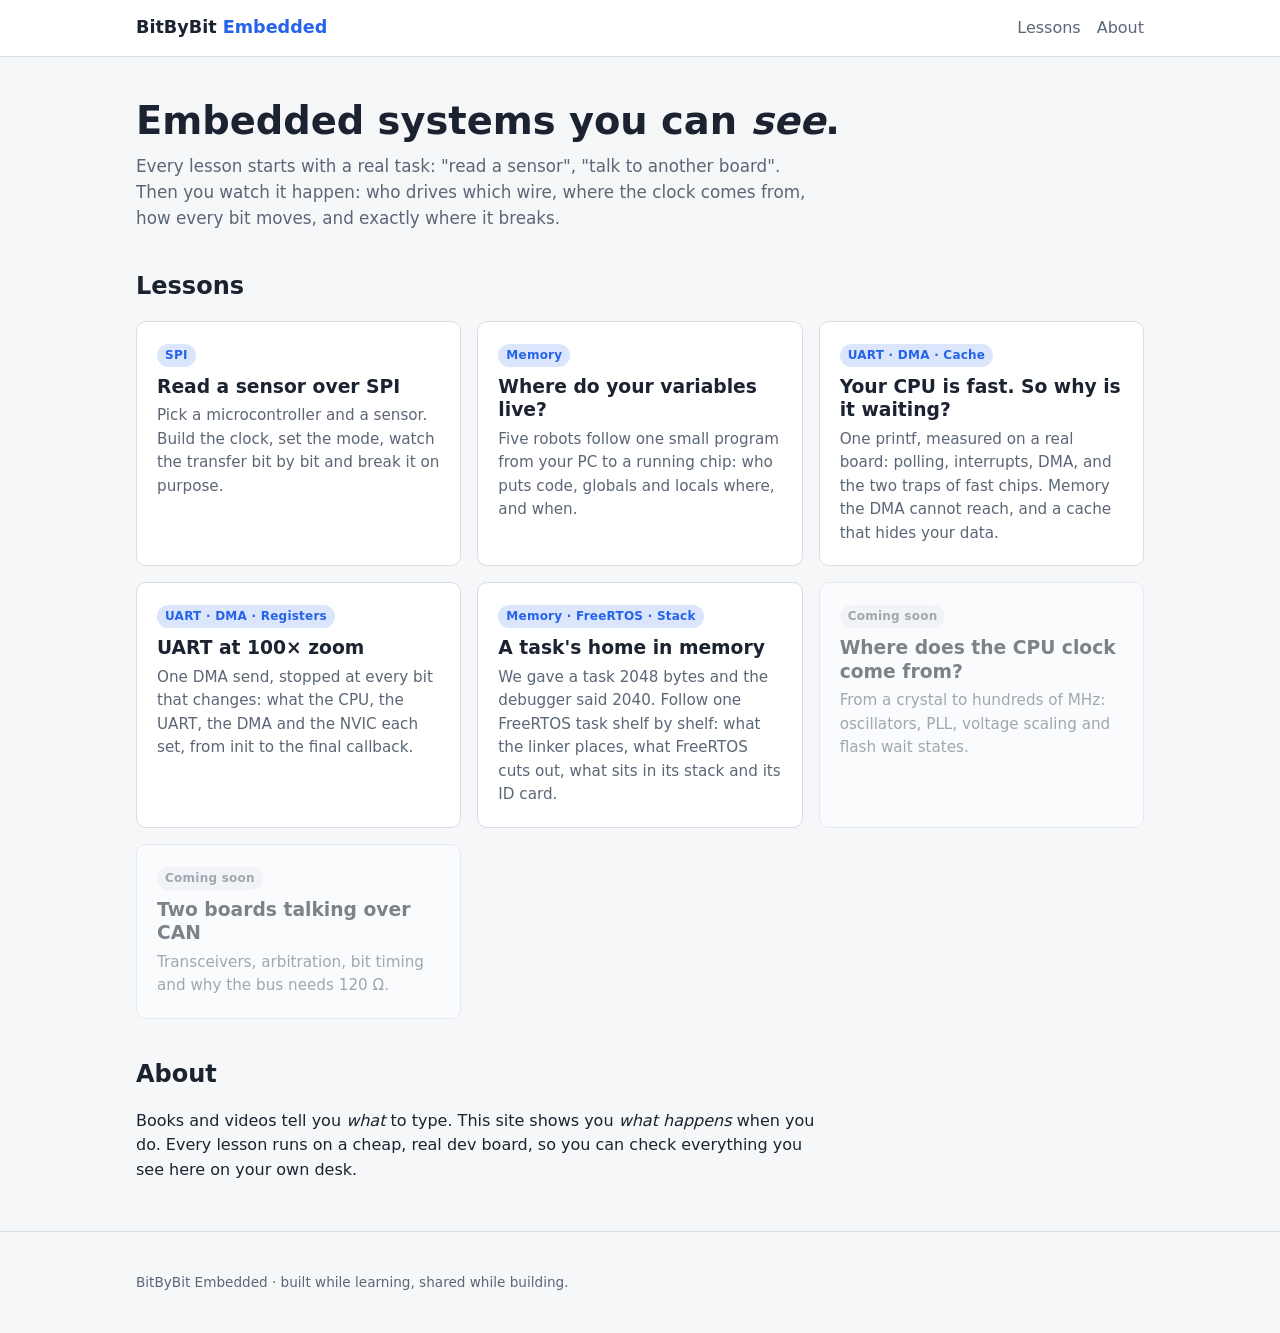
<file: index.html>
<!doctype html>
<html lang="en">
<head>
  <meta charset="utf-8">
  <meta name="viewport" content="width=device-width, initial-scale=1">
  <title>BitByBit Embedded</title>
  <meta name="description" content="Embedded systems you can see: interactive lessons that start from a real task and show every signal, clock and failure.">
  <link rel="stylesheet" href="assets/site.css">
</head>
<body>
  <header class="topbar">
    <div class="wrap">
      <a class="brand" href="index.html">BitByBit<span> Embedded</span></a>
      <nav><a href="#lessons">Lessons</a><a href="#about">About</a></nav>
    </div>
  </header>

  <main class="wrap">
    <section class="hero">
      <h1>Embedded systems you can <em>see</em>.</h1>
      <p>Every lesson starts with a real task: "read a sensor", "talk to another board".
        Then you watch it happen: who drives which wire, where the clock comes from,
        how every bit moves, and exactly where it breaks.</p>
    </section>

    <section id="lessons" style="margin-top:24px">
      <h2>Lessons</h2>
      <div class="grid">
        <a class="card lesson-card" href="lessons/spi-sensor/index.html">
          <span class="tag">SPI</span>
          <h3>Read a sensor over SPI</h3>
          <p>Pick a microcontroller and a sensor. Build the clock, set the mode,
            watch the transfer bit by bit and break it on purpose.</p>
        </a>
        <a class="card lesson-card" href="lessons/memory-robots/index.html">
          <span class="tag">Memory</span>
          <h3>Where do your variables live?</h3>
          <p>Five robots follow one small program from your PC to a running chip:
            who puts code, globals and locals where, and when.</p>
        </a>
        <a class="card lesson-card" href="lessons/cpu-waiting/index.html">
          <span class="tag">UART · DMA · Cache</span>
          <h3>Your CPU is fast. So why is it waiting?</h3>
          <p>One printf, measured on a real board: polling, interrupts, DMA, and the two
            traps of fast chips. Memory the DMA cannot reach, and a cache that hides your data.</p>
        </a>
        <a class="card lesson-card" href="lessons/uart-zoom/index.html">
          <span class="tag">UART · DMA · Registers</span>
          <h3>UART at 100× zoom</h3>
          <p>One DMA send, stopped at every bit that changes: what the CPU, the UART,
            the DMA and the NVIC each set, from init to the final callback.</p>
        </a>
        <a class="card lesson-card" href="lessons/task-home/index.html">
          <span class="tag">Memory · FreeRTOS · Stack</span>
          <h3>A task's home in memory</h3>
          <p>We gave a task 2048 bytes and the debugger said 2040. Follow one FreeRTOS task
            shelf by shelf: what the linker places, what FreeRTOS cuts out, what sits in its stack and its ID card.</p>
        </a>
        <div class="card lesson-card soon">
          <span class="tag grey">Coming soon</span>
          <h3>Where does the CPU clock come from?</h3>
          <p>From a crystal to hundreds of MHz: oscillators, PLL, voltage scaling and flash wait states.</p>
        </div>
        <div class="card lesson-card soon">
          <span class="tag grey">Coming soon</span>
          <h3>Two boards talking over CAN</h3>
          <p>Transceivers, arbitration, bit timing and why the bus needs 120 Ω.</p>
        </div>
      </div>
    </section>

    <section id="about" style="margin-top:40px">
      <h2>About</h2>
      <p style="max-width:680px">Books and videos tell you <em>what</em> to type. This site shows
        you <em>what happens</em> when you do. Every lesson runs on a cheap, real dev board, so
        you can check everything you see here on your own desk.</p>
    </section>
  </main>

  <footer class="footer"><div class="wrap">BitByBit Embedded · built while learning, shared while building.</div></footer>
</body>
</html>
</file>
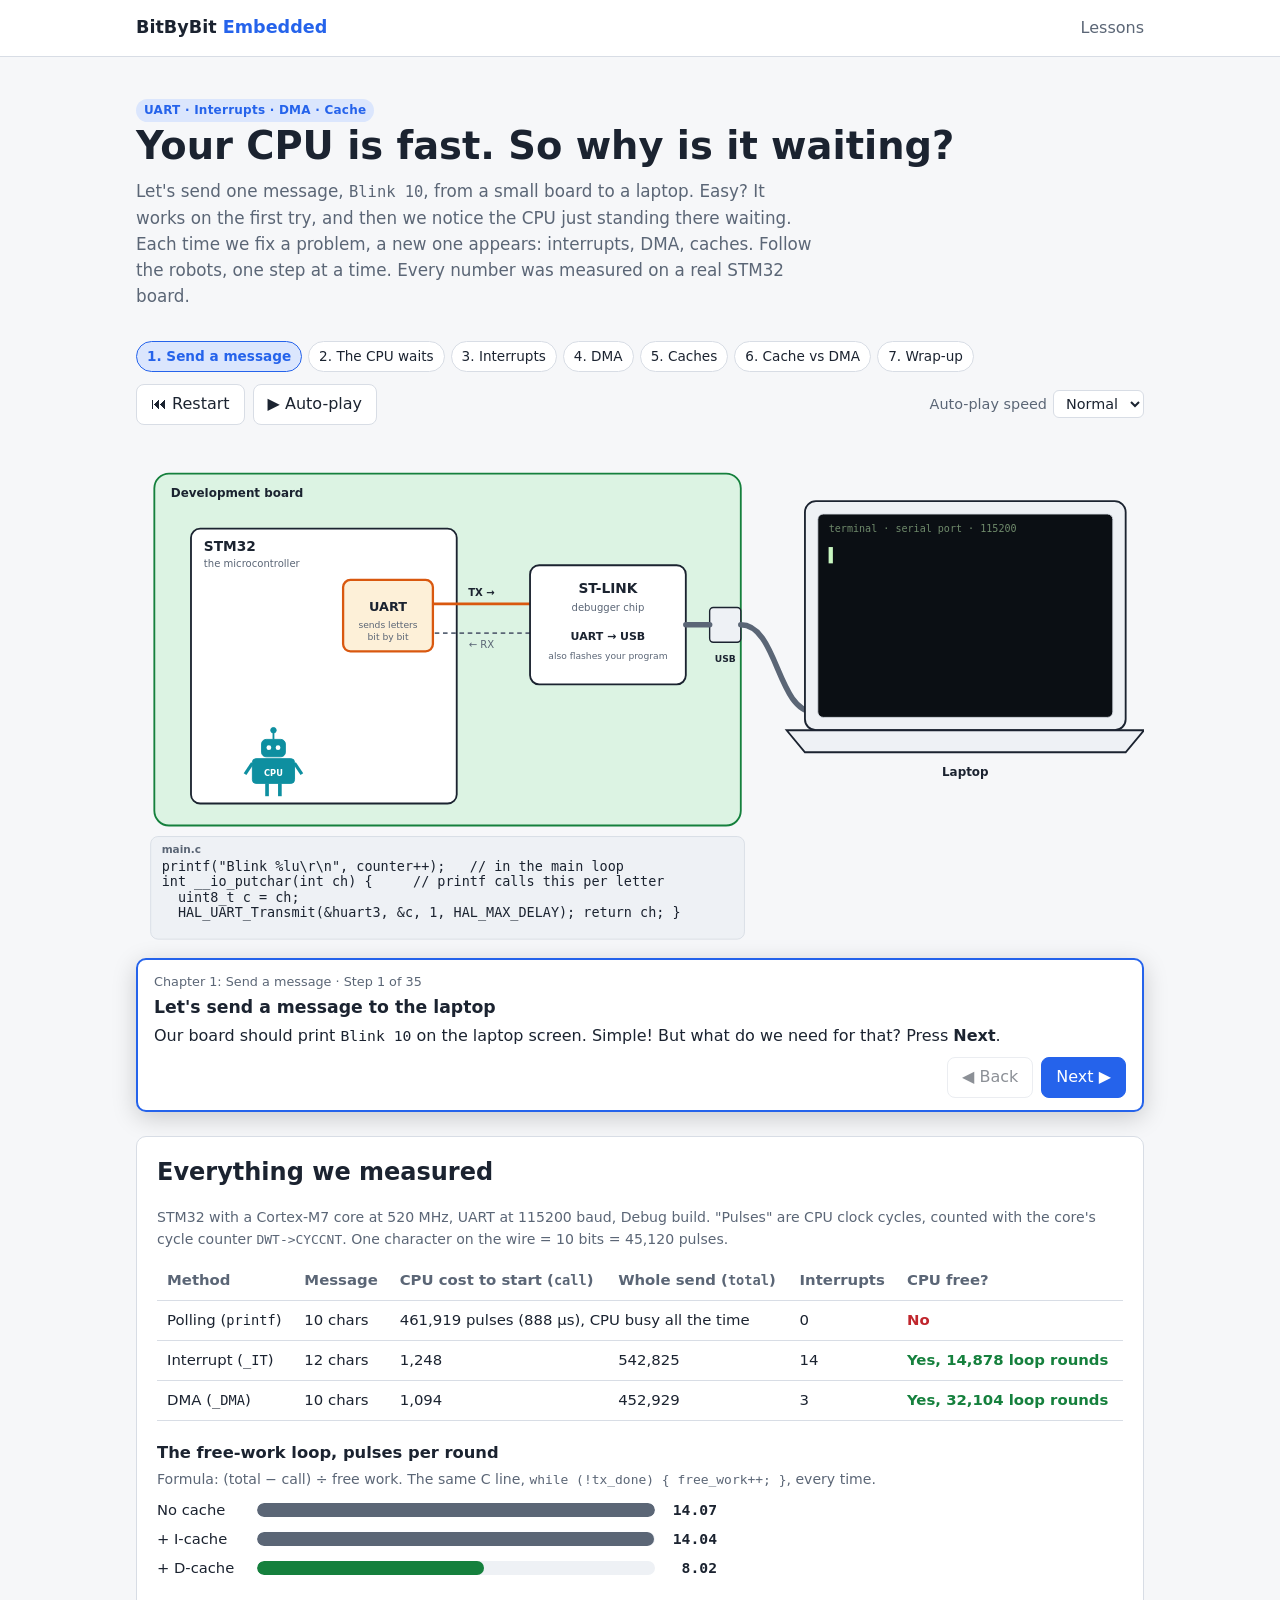
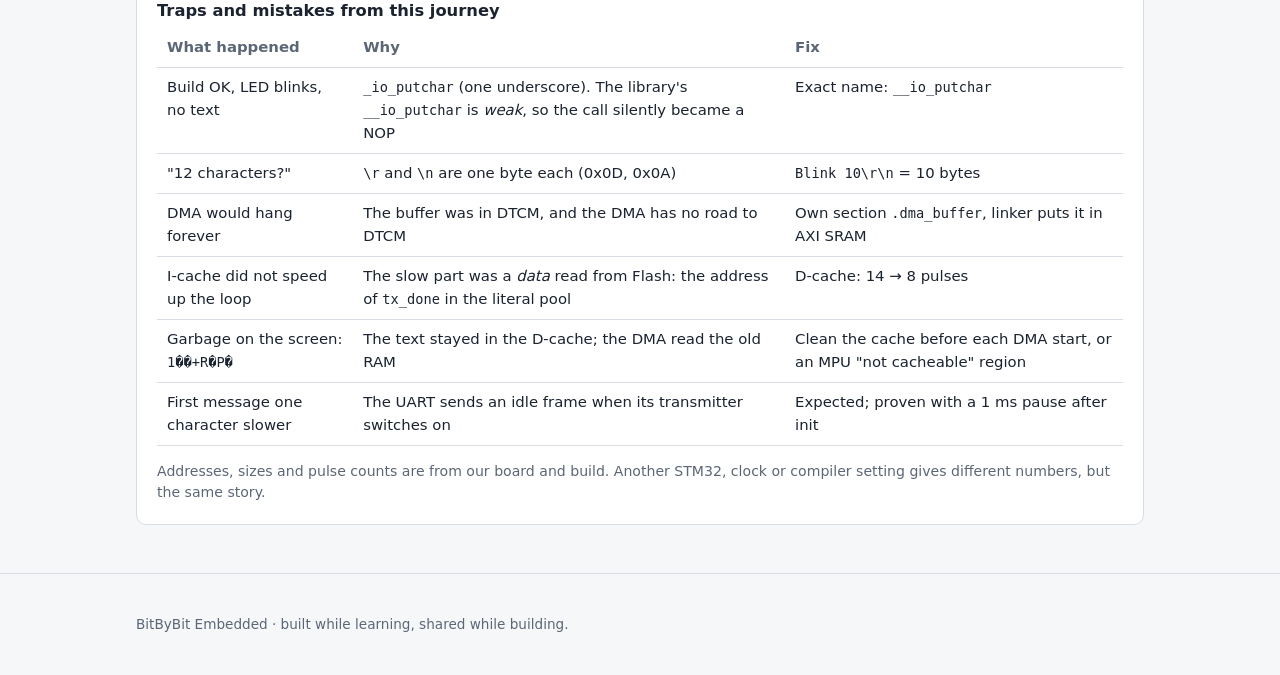
<file: lessons/cpu-waiting/index.html>
<!doctype html>
<html lang="en">
<head>
  <meta charset="utf-8">
  <meta name="viewport" content="width=device-width, initial-scale=1">
  <title>CPU Waiting Room</title>
  <meta name="description" content="Your CPU is fast. So why is it waiting? Follow one printf from polling to interrupts to DMA, then into the two traps of fast chips: memory the DMA cannot reach, and caches that hide your data. Every number was measured on a real STM32.">
  <link rel="stylesheet" href="../../assets/site.css">
  <link rel="stylesheet" href="waiting.css">
</head>
<body>
  <header class="topbar">
    <div class="wrap">
      <a class="brand" href="../../index.html">BitByBit<span> Embedded</span></a>
      <nav><a href="../../index.html#lessons">Lessons</a></nav>
    </div>
  </header>

  <main class="wrap">
    <section class="hero">
      <span class="tag">UART · Interrupts · DMA · Cache</span>
      <h1>Your CPU is fast. So why is it waiting?</h1>
      <p>Let's send one message, <code>Blink 10</code>, from a small board to a laptop. Easy?
        It works on the first try, and then we notice the CPU just standing there waiting. Each time
        we fix a problem, a new one appears: interrupts, DMA, caches. Follow the robots, one step
        at a time. Every number was measured on a real STM32 board.</p>
    </section>

    <nav class="chapters" id="chapters" aria-label="Chapters"></nav>

    <div class="toolbar">
      <button id="btn-restart">⏮ Restart</button>
      <button id="btn-play">▶ Auto-play</button>
      <label class="speed">Auto-play speed
        <select id="speed">
          <option value="slow">Slow</option>
          <option value="normal" selected>Normal</option>
          <option value="fast">Fast</option>
        </select>
      </label>
    </div>

    <div class="figure scroll-x"><div id="scene"></div></div>
    <div id="popup" class="popup" aria-live="polite"></div>

    <section class="card summary">
      <h2>Everything we measured</h2>
      <p class="fineprint" style="margin:0 0 10px">STM32 with a Cortex-M7 core at 520 MHz, UART at 115200 baud, Debug build.
        "Pulses" are CPU clock cycles, counted with the core's cycle counter <code>DWT-&gt;CYCCNT</code>.
        One character on the wire = 10 bits = 45,120 pulses.</p>
      <div class="table-scroll"><table>
        <thead><tr><th>Method</th><th>Message</th><th>CPU cost to start (<code>call</code>)</th><th>Whole send (<code>total</code>)</th><th>Interrupts</th><th>CPU free?</th></tr></thead>
        <tbody>
          <tr><td>Polling (<code>printf</code>)</td><td>10 chars</td><td colspan="2">461,919 pulses (888 µs), CPU busy all the time</td><td>0</td><td class="bad-txt">No</td></tr>
          <tr><td>Interrupt (<code>_IT</code>)</td><td>12 chars</td><td>1,248</td><td>542,825</td><td>14</td><td class="ok-txt">Yes, 14,878 loop rounds</td></tr>
          <tr><td>DMA (<code>_DMA</code>)</td><td>10 chars</td><td>1,094</td><td>452,929</td><td>3</td><td class="ok-txt">Yes, 32,104 loop rounds</td></tr>
        </tbody>
      </table></div>

      <h3>The free-work loop, pulses per round</h3>
      <p class="fineprint" style="margin:0 0 8px">Formula: (total − call) ÷ free work. The same C line, <code>while (!tx_done) { free_work++; }</code>, every time.</p>
      <div class="bars">
        <div class="bar-row"><span>No cache</span><div class="bar"><i style="width:100%"></i></div><b>14.07</b></div>
        <div class="bar-row"><span>+ I-cache</span><div class="bar"><i style="width:99.8%"></i></div><b>14.04</b></div>
        <div class="bar-row"><span>+ D-cache</span><div class="bar"><i class="good" style="width:57%"></i></div><b>8.02</b></div>
      </div>

      <h3>Traps and mistakes from this journey</h3>
      <div class="table-scroll"><table>
        <thead><tr><th>What happened</th><th>Why</th><th>Fix</th></tr></thead>
        <tbody>
          <tr><td>Build OK, LED blinks, no text</td><td><code>_io_putchar</code> (one underscore). The library's <code>__io_putchar</code> is <em>weak</em>, so the call silently became a NOP</td><td>Exact name: <code>__io_putchar</code></td></tr>
          <tr><td>"12 characters?"</td><td><code>\r</code> and <code>\n</code> are one byte each (0x0D, 0x0A)</td><td><code>Blink 10\r\n</code> = 10 bytes</td></tr>
          <tr><td>DMA would hang forever</td><td>The buffer was in DTCM, and the DMA has no road to DTCM</td><td>Own section <code>.dma_buffer</code>, linker puts it in AXI SRAM</td></tr>
          <tr><td>I-cache did not speed up the loop</td><td>The slow part was a <em>data</em> read from Flash: the address of <code>tx_done</code> in the literal pool</td><td>D-cache: 14 → 8 pulses</td></tr>
          <tr><td>Garbage on the screen: <code>1��+R�P�</code></td><td>The text stayed in the D-cache; the DMA read the old RAM</td><td>Clean the cache before each DMA start, or an MPU "not cacheable" region</td></tr>
          <tr><td>First message one character slower</td><td>The UART sends an idle frame when its transmitter switches on</td><td>Expected; proven with a 1 ms pause after init</td></tr>
        </tbody>
      </table></div>
      <p class="fineprint">Addresses, sizes and pulse counts are from our board and build. Another STM32, clock or compiler setting gives different numbers, but the same story.</p>
    </section>
  </main>

  <footer class="footer"><div class="wrap">BitByBit Embedded · built while learning, shared while building.</div></footer>

  <script src="waiting.js"></script>
</body>
</html>
</file>
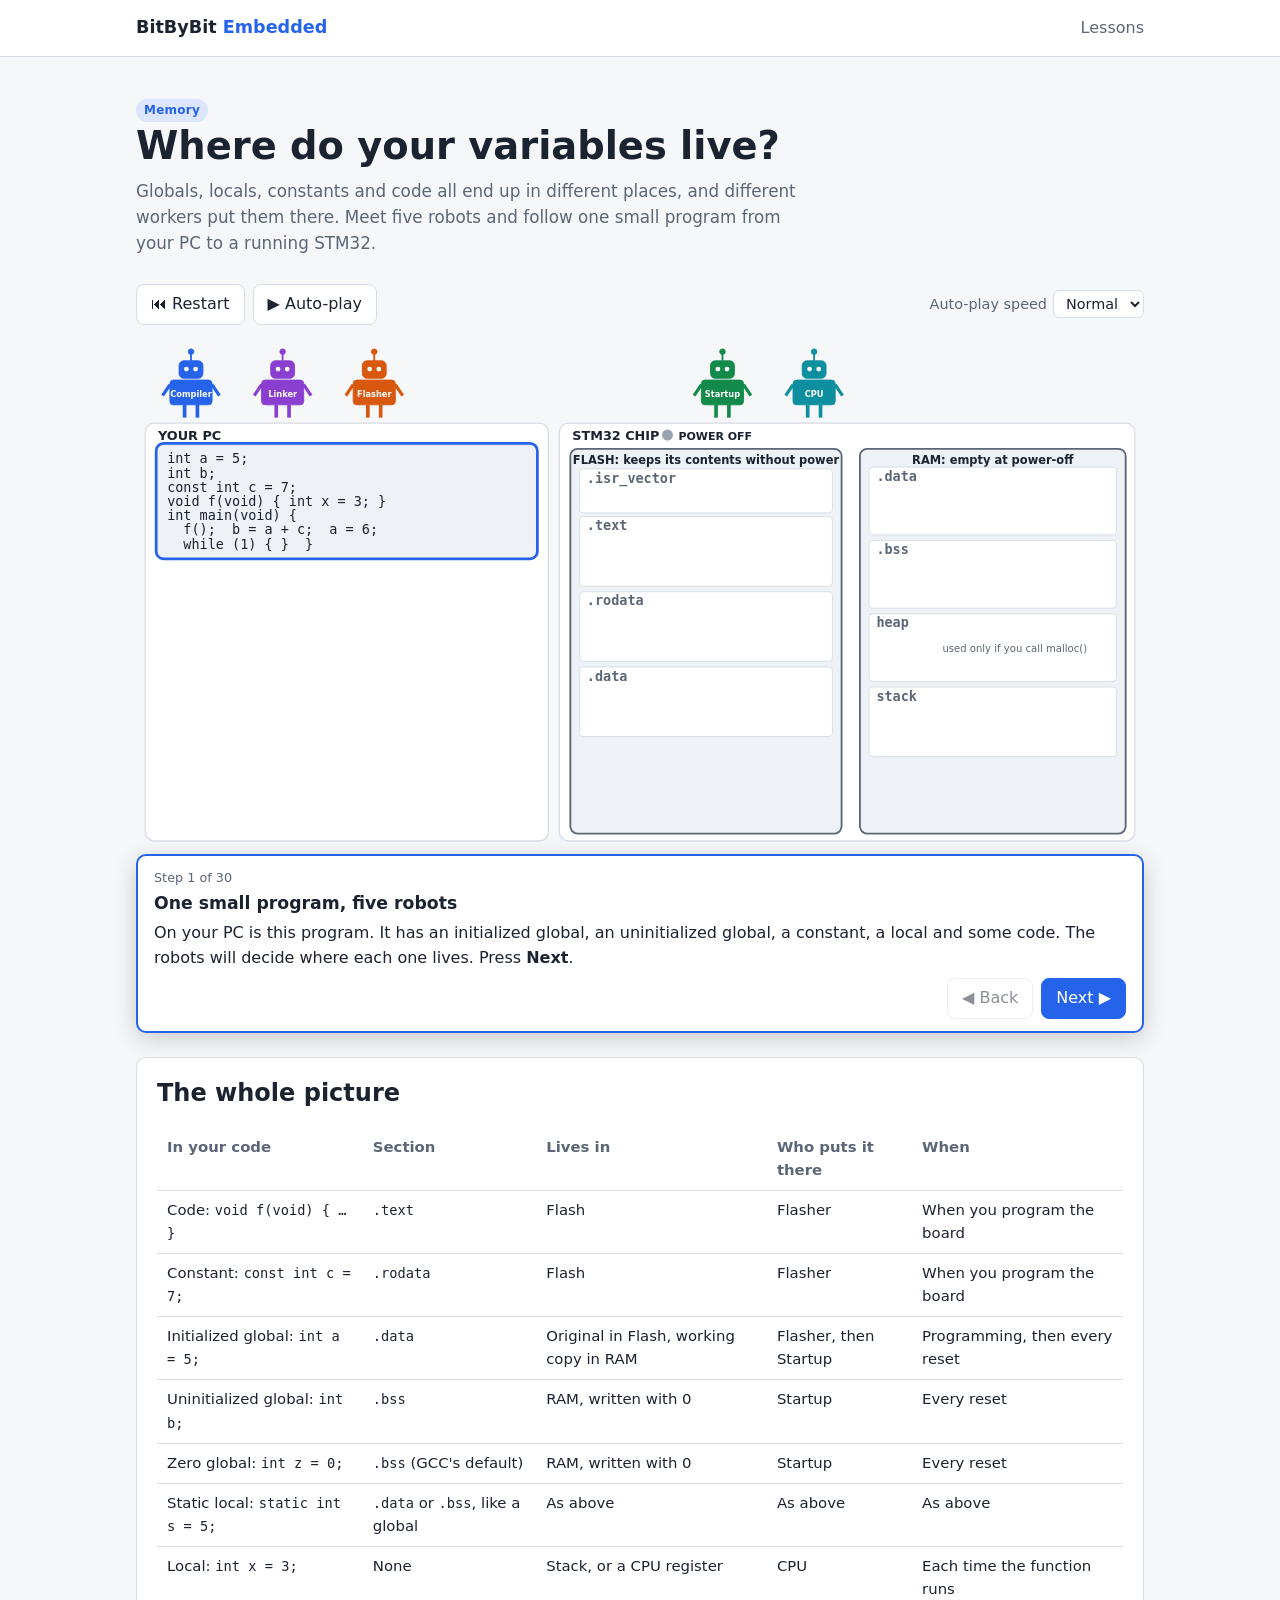
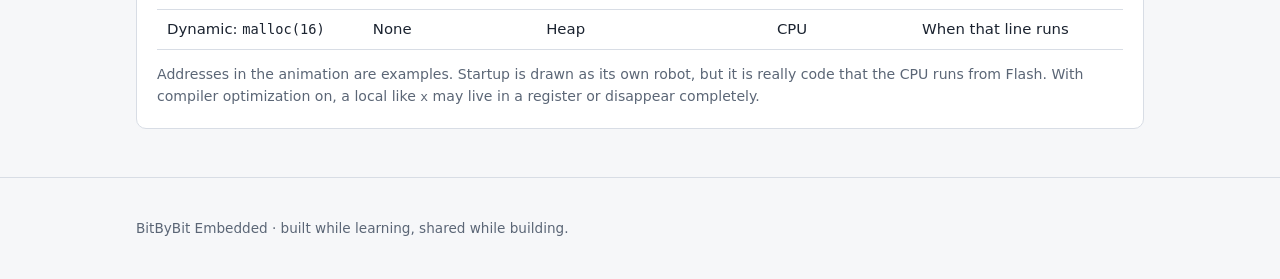
<file: lessons/memory-robots/index.html>
<!doctype html>
<html lang="en">
<head>
  <meta charset="utf-8">
  <meta name="viewport" content="width=device-width, initial-scale=1">
  <title>Memory Robots</title>
  <meta name="description" content="Five robots show who puts your code and variables where: compiler, linker, flasher, startup and CPU, from source file to running program.">
  <link rel="stylesheet" href="../../assets/site.css">
  <link rel="stylesheet" href="memory.css">
</head>
<body>
  <header class="topbar">
    <div class="wrap">
      <a class="brand" href="../../index.html">BitByBit<span> Embedded</span></a>
      <nav><a href="../../index.html#lessons">Lessons</a></nav>
    </div>
  </header>

  <main class="wrap">
    <section class="hero">
      <span class="tag">Memory</span>
      <h1>Where do your variables live?</h1>
      <p>Globals, locals, constants and code all end up in different places, and different
        workers put them there. Meet five robots and follow one small program from your PC
        to a running STM32.</p>
    </section>

    <div class="toolbar">
      <button id="btn-restart">⏮ Restart</button>
      <button id="btn-play">▶ Auto-play</button>
      <label class="speed">Auto-play speed
        <select id="speed">
          <option value="slow">Slow</option>
          <option value="normal" selected>Normal</option>
          <option value="fast">Fast</option>
        </select>
      </label>
    </div>

    <div class="figure scroll-x"><div id="scene"></div></div>
    <div id="popup" class="popup" aria-live="polite"></div>

    <section class="card summary">
      <h2>The whole picture</h2>
      <div class="table-scroll"><table>
        <thead><tr><th>In your code</th><th>Section</th><th>Lives in</th><th>Who puts it there</th><th>When</th></tr></thead>
        <tbody>
          <tr><td>Code: <code>void f(void) { … }</code></td><td><code>.text</code></td><td>Flash</td><td>Flasher</td><td>When you program the board</td></tr>
          <tr><td>Constant: <code>const int c = 7;</code></td><td><code>.rodata</code></td><td>Flash</td><td>Flasher</td><td>When you program the board</td></tr>
          <tr><td>Initialized global: <code>int a = 5;</code></td><td><code>.data</code></td><td>Original in Flash, working copy in RAM</td><td>Flasher, then Startup</td><td>Programming, then every reset</td></tr>
          <tr><td>Uninitialized global: <code>int b;</code></td><td><code>.bss</code></td><td>RAM, written with 0</td><td>Startup</td><td>Every reset</td></tr>
          <tr><td>Zero global: <code>int z = 0;</code></td><td><code>.bss</code> (GCC's default)</td><td>RAM, written with 0</td><td>Startup</td><td>Every reset</td></tr>
          <tr><td>Static local: <code>static int s = 5;</code></td><td><code>.data</code> or <code>.bss</code>, like a global</td><td>As above</td><td>As above</td><td>As above</td></tr>
          <tr><td>Local: <code>int x = 3;</code></td><td>None</td><td>Stack, or a CPU register</td><td>CPU</td><td>Each time the function runs</td></tr>
          <tr><td>Dynamic: <code>malloc(16)</code></td><td>None</td><td>Heap</td><td>CPU</td><td>When that line runs</td></tr>
        </tbody>
      </table></div>
      <p class="fineprint">Addresses in the animation are examples. Startup is drawn as its own robot, but it is really code that the CPU runs from Flash. With compiler optimization on, a local like <code>x</code> may live in a register or disappear completely.</p>
    </section>
  </main>

  <footer class="footer"><div class="wrap">BitByBit Embedded · built while learning, shared while building.</div></footer>

  <script src="memory.js"></script>
</body>
</html>
</file>
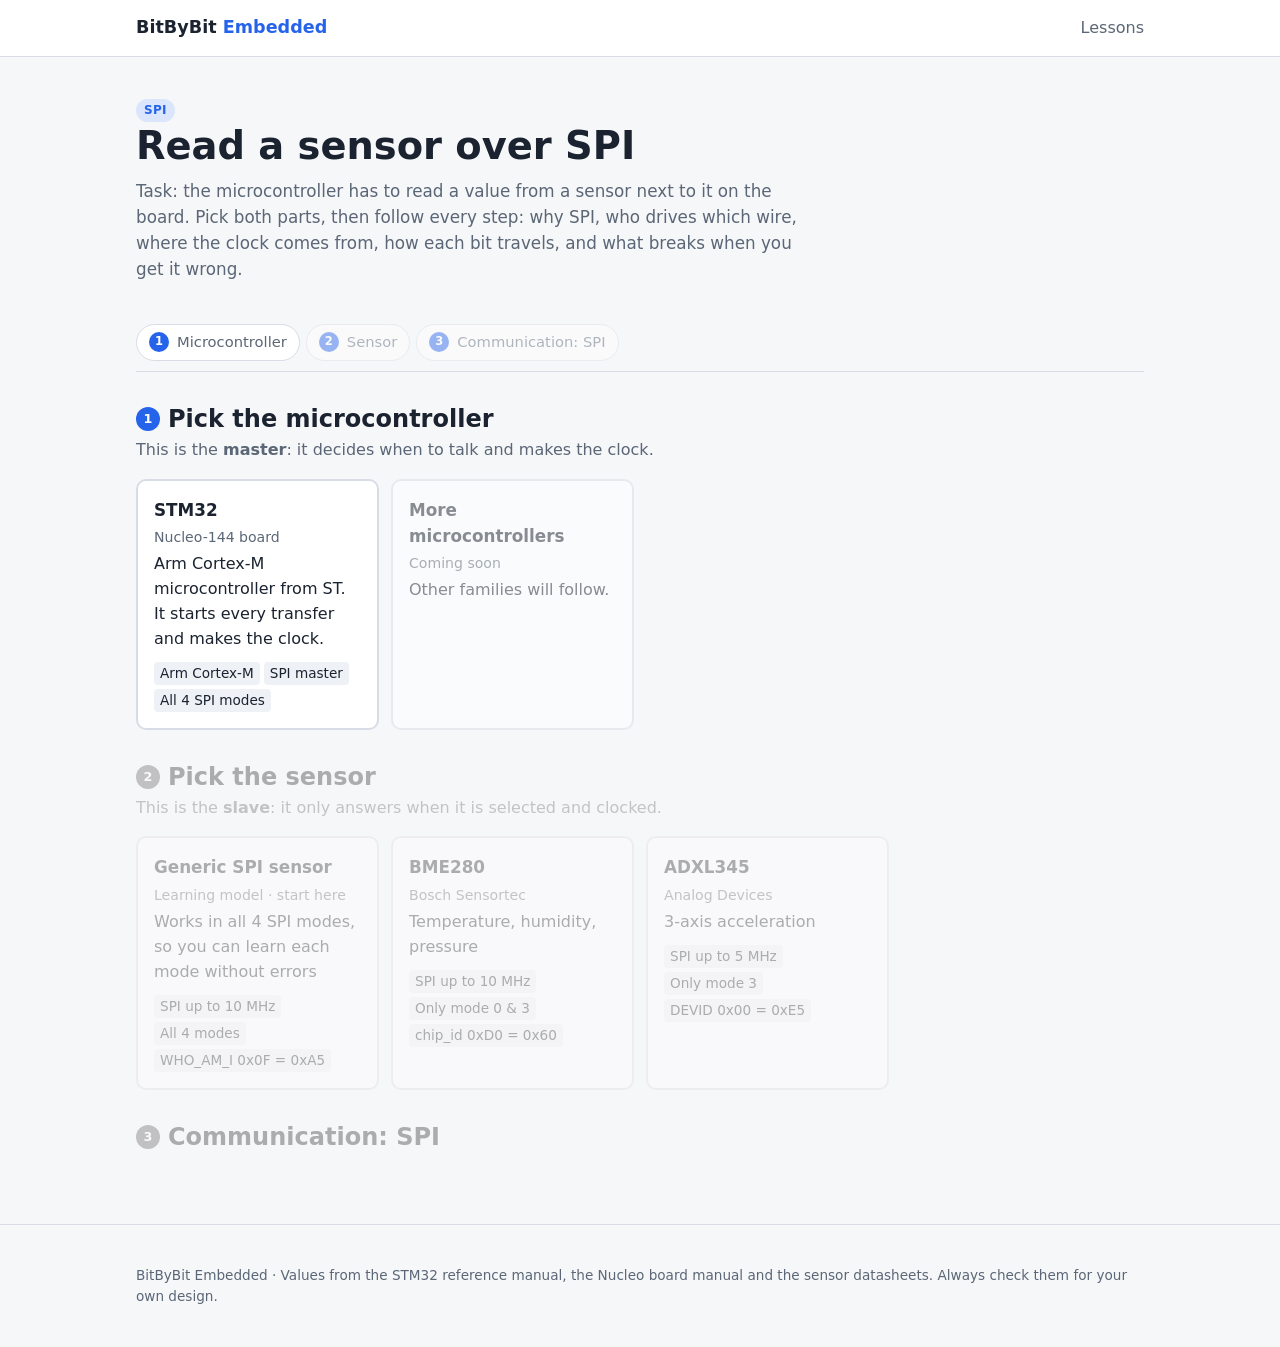
<file: lessons/spi-sensor/index.html>
<!doctype html>
<html lang="en">
<head>
  <meta charset="utf-8">
  <meta name="viewport" content="width=device-width, initial-scale=1">
  <title>SPI Sensor Read</title>
  <meta name="description" content="Interactive lesson: read a sensor over SPI. Build the clock, pick the SPI mode, watch every bit move and break it on purpose.">
  <link rel="stylesheet" href="../../assets/site.css">
  <link rel="stylesheet" href="lesson.css">
</head>
<body>
  <header class="topbar">
    <div class="wrap">
      <a class="brand" href="../../index.html">BitByBit<span> Embedded</span></a>
      <nav><a href="../../index.html#lessons">Lessons</a></nav>
    </div>
  </header>

  <main class="wrap">
    <section class="hero">
      <span class="tag">SPI</span>
      <h1>Read a sensor over SPI</h1>
      <p>Task: the microcontroller has to read a value from a sensor next to it on the board.
        Pick both parts, then follow every step: why SPI, who drives which wire, where the
        clock comes from, how each bit travels, and what breaks when you get it wrong.</p>
    </section>

    <nav class="stepper" aria-label="Lesson steps">
      <a href="#step1" data-step="1"><span class="num">1</span>Microcontroller</a>
      <a href="#step2" data-step="2"><span class="num">2</span>Sensor</a>
      <a href="#step3" data-step="3"><span class="num">3</span>Communication: SPI</a>
    </nav>

    <section id="step1" class="step">
      <h2><span class="num">1</span>Pick the microcontroller</h2>
      <p class="lead">This is the <strong>master</strong>: it decides when to talk and makes the clock.</p>
      <div id="mcu-list" class="choice-grid"></div>
    </section>

    <section id="step2" class="step locked">
      <h2><span class="num">2</span>Pick the sensor</h2>
      <p class="lead">This is the <strong>slave</strong>: it only answers when it is selected and clocked.</p>
      <div id="sensor-list" class="choice-grid"></div>
    </section>

    <section id="step3" class="step locked">
      <h2><span class="num">3</span>Communication: SPI</h2>
      <p class="lead" id="task-line"></p>

      <article class="card part" id="why">
        <h3><span class="sub">3.1</span>Why SPI and not something else?</h3>
        <div id="why-body"></div>
      </article>

      <article class="card part" id="wiring">
        <h3><span class="sub">3.2</span>Who drives which wire?</h3>
        <p>SPI has four wires. Three are driven by the microcontroller, one by the sensor.
          The moving dashes show the direction the signal travels.</p>
        <div id="wiring-svg" class="figure scroll-x"></div>
        <div id="wiring-notes"></div>
      </article>

      <article class="card part" id="clock">
        <h3><span class="sub">3.3</span>Where does the clock (SCK) come from?</h3>
        <p>The microcontroller has to make SCK itself. It starts at an oscillator, goes through
          the PLL, is selected as the SPI <em>kernel clock</em> and divided down by the SPI
          prescaler. Change any setting and watch the frequency follow it to the pin.</p>
        <div id="clock-chain" class="chain"></div>
        <div id="clock-controls" class="controls"></div>
        <div id="sck-meter"></div>
        <div id="clock-notes"></div>
      </article>

      <article class="card part" id="mode">
        <h3><span class="sub">3.4</span>SPI mode: when is a bit read?</h3>
        <p>Two settings decide the timing. <strong>CPOL</strong> (Clock Polarity): is SCK low or high while idle?
          <strong>CPHA</strong> (Clock Phase): is the bit read on the first or the second clock edge?
          Master and sensor must agree, or they read the line while it is still changing.</p>
        <div class="note info"><strong>Who decides?</strong> The STM32 can be set to <strong>any</strong> of the 4 modes
          (the CPOL and CPHA settings of its SPI). The <strong>sensor</strong> decides which modes work: its datasheet lists them.
          You always set the master to match the sensor. The generic sensor accepts all 4. The BME280 accepts only modes 0 and 3, and the ADXL345 only mode 3.</div>
        <div id="mode-list" class="mode-grid"></div>
        <div id="mode-notes"></div>
      </article>

      <article class="card part" id="anatomy">
        <h3><span class="sub">3.5</span>One clock cycle up close</h3>
        <p>Before watching a whole byte, zoom into the first bits. Does the master put the data on
          the wire first, or start the clock first? How long is SCK high, how long low? Where exactly
          is the bit read? The answers depend on the SPI mode, so try all four.</p>
        <div class="toolbar" id="anatomy-modes"></div>
        <div id="anatomy-svg" class="figure scroll-x"></div>
        <div id="anatomy-pop" class="popup inline" aria-live="polite"></div>
      </article>

      <article class="card part" id="transfer">
        <h3><span class="sub">3.6</span>Watch the whole transfer, step by step</h3>
        <p id="transfer-intro"></p>
        <div class="toolbar">
          <button id="btn-restart" title="Back to the start">⏮ Restart</button>
          <button id="btn-play">▶ Auto-play</button>
          <button id="btn-again">New read</button>
          <label class="speed">Auto-play speed
            <select id="speed">
              <option value="slow">Slow</option>
              <option value="normal" selected>Normal</option>
              <option value="fast">Fast</option>
            </select>
          </label>
        </div>
        <div class="figure scroll-x">
          <div class="scene-inner">
            <div id="scene"></div>
            <div id="popup" class="popup" aria-live="polite"></div>
          </div>
        </div>
        <h4 class="scope-title">The same transfer as an oscilloscope would show it</h4>
        <div id="timing-svg" class="figure scroll-x"></div>
        <div id="result"></div>
      </article>

      <article class="card part" id="faults">
        <h3><span class="sub">3.7</span>Break it on purpose</h3>
        <p>Turn on a mistake and replay the transfer above. Most of these give no error
          message at all. The only sign is a wrong number.</p>
        <div id="fault-list" class="fault-list"></div>
      </article>

      <article class="card part" id="code">
        <h3><span class="sub">3.8</span>The code for exactly these settings</h3>
        <p>STM32 HAL code that matches every choice you made above. Red lines are the mistakes you switched on.</p>
        <pre class="code"><code id="code-body"></code></pre>
      </article>
    </section>
  </main>

  <footer class="footer"><div class="wrap">BitByBit Embedded · Values from the STM32 reference manual, the Nucleo board manual and the sensor datasheets. Always check them for your own design.</div></footer>

  <script src="spi.js"></script>
</body>
</html>
</file>
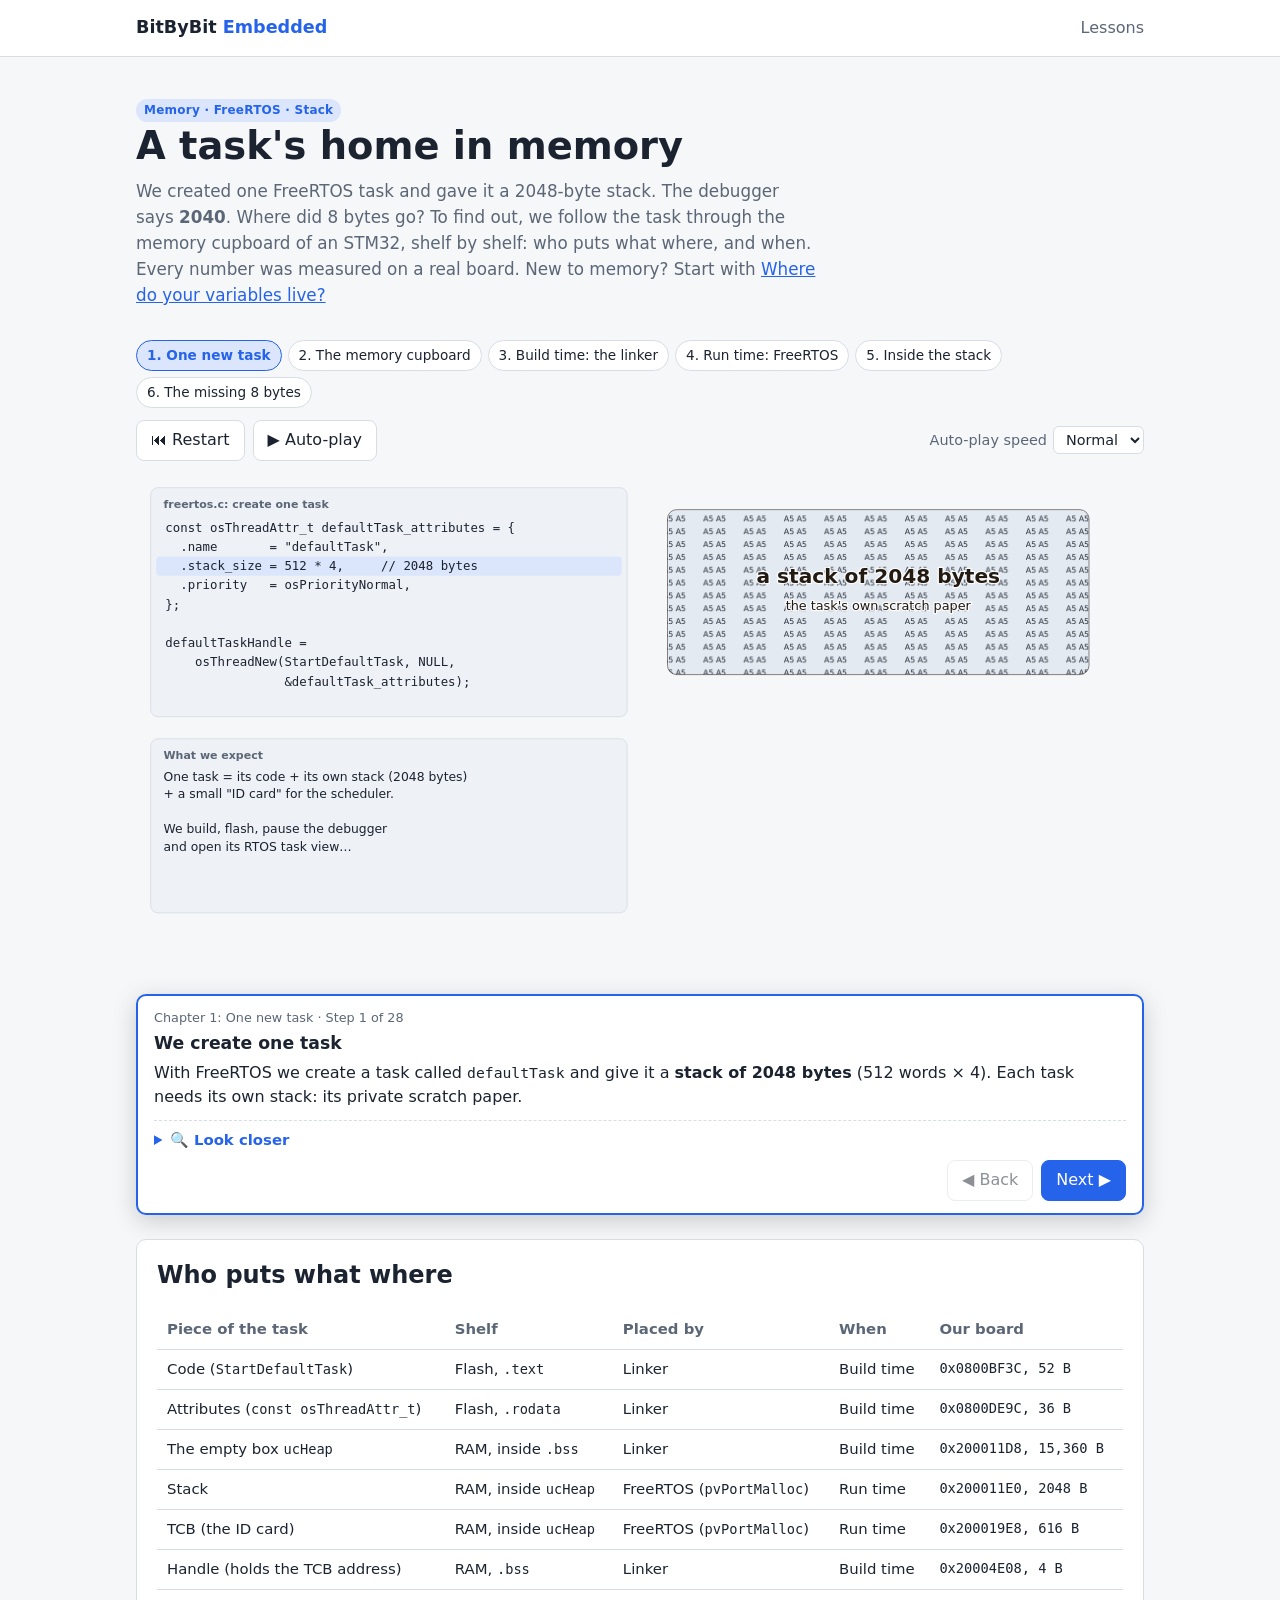
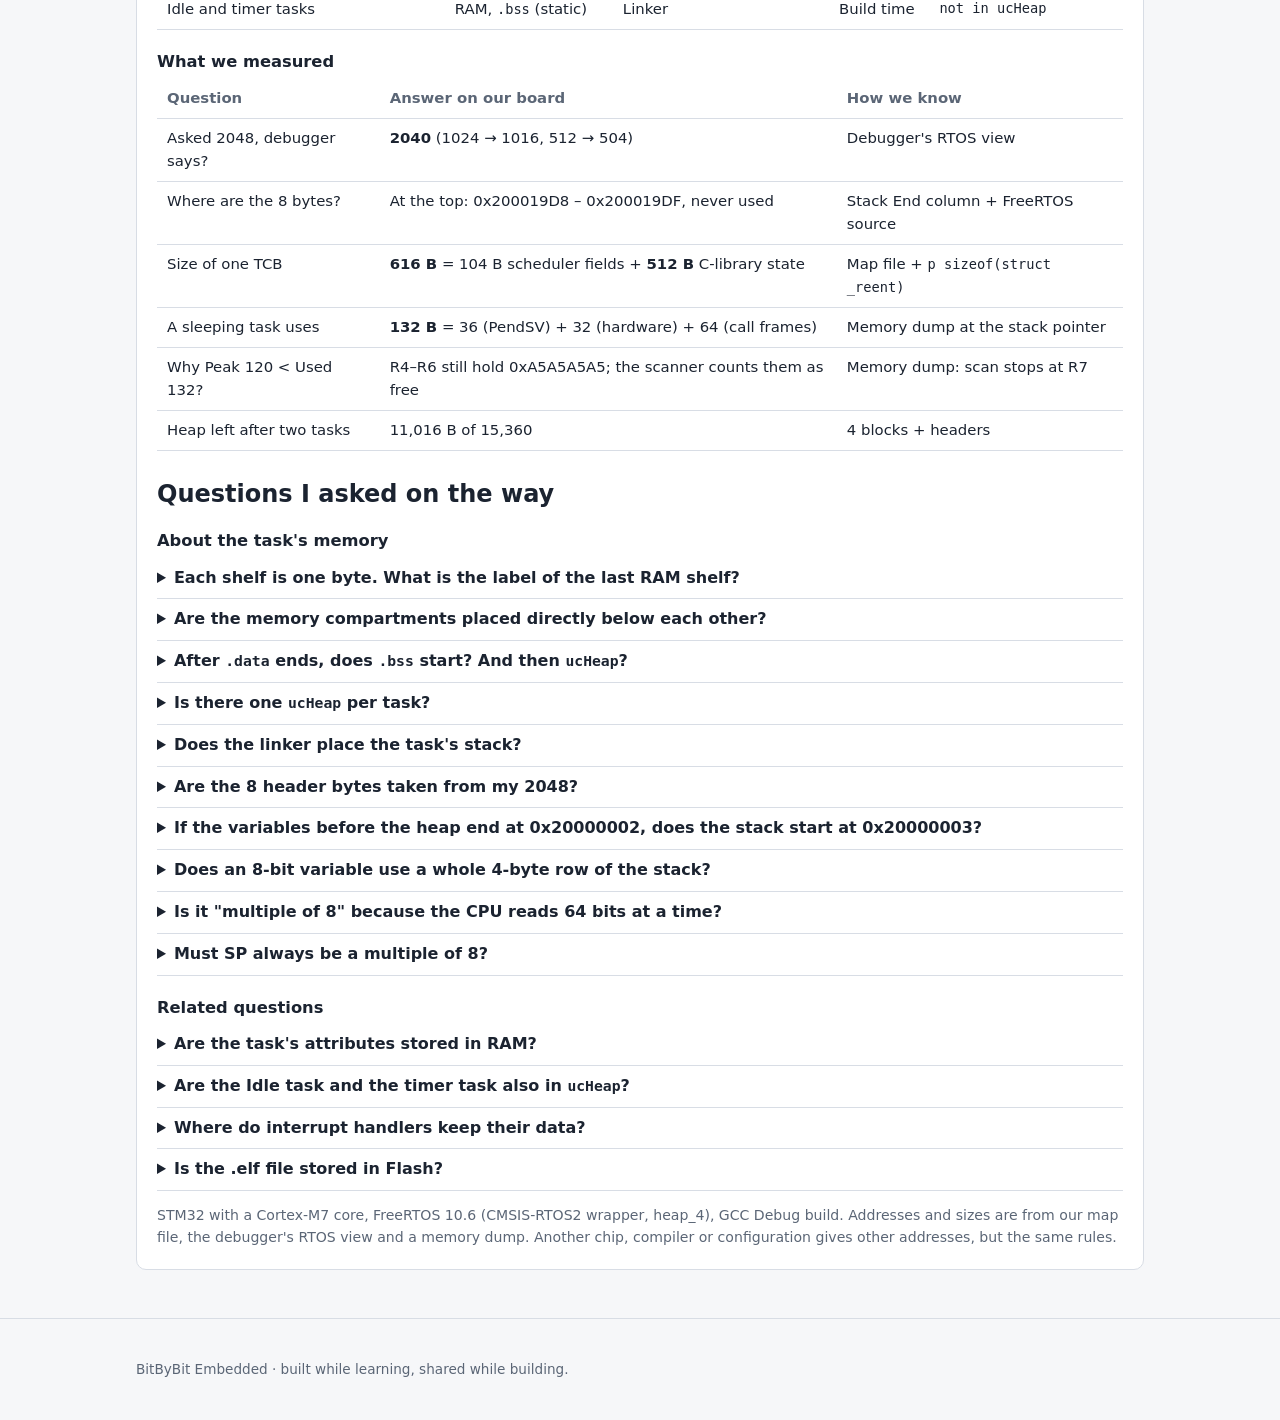
<file: lessons/task-home/index.html>
<!doctype html>
<html lang="en">
<head>
  <meta charset="utf-8">
  <meta name="viewport" content="width=device-width, initial-scale=1">
  <title>A Task's Home</title>
  <meta name="description" content="We gave a FreeRTOS task 2048 bytes and the debugger said 2040. Follow one task through the memory cupboard of an STM32: what the linker places, what FreeRTOS cuts out at run time, what is inside the stack and the TCB, and where the 8 bytes go. Every number was measured on a real board.">
  <link rel="stylesheet" href="../../assets/site.css">
  <link rel="stylesheet" href="task.css">
</head>
<body>
  <header class="topbar">
    <div class="wrap">
      <a class="brand" href="../../index.html">BitByBit<span> Embedded</span></a>
      <nav><a href="../../index.html#lessons">Lessons</a></nav>
    </div>
  </header>

  <main class="wrap">
    <section class="hero">
      <span class="tag">Memory · FreeRTOS · Stack</span>
      <h1>A task's home in memory</h1>
      <p>We created one FreeRTOS task and gave it a 2048-byte stack. The debugger says <b>2040</b>.
        Where did 8 bytes go? To find out, we follow the task through the memory cupboard of an STM32,
        shelf by shelf: who puts what where, and when. Every number was measured on a real board.
        New to memory? Start with <a href="../memory-robots/index.html">Where do your variables live?</a></p>
    </section>

    <nav class="chapters" id="chapters" aria-label="Chapters"></nav>

    <div class="toolbar">
      <button id="btn-restart">⏮ Restart</button>
      <button id="btn-play">▶ Auto-play</button>
      <label class="speed">Auto-play speed
        <select id="speed">
          <option value="slow">Slow</option>
          <option value="normal" selected>Normal</option>
          <option value="fast">Fast</option>
        </select>
      </label>
    </div>

    <div class="figure scroll-x"><div id="scene"></div></div>
    <div id="popup" class="popup" aria-live="polite"></div>

    <section class="card summary">
      <h2>Who puts what where</h2>
      <div class="table-scroll"><table>
        <thead><tr><th>Piece of the task</th><th>Shelf</th><th>Placed by</th><th>When</th><th>Our board</th></tr></thead>
        <tbody>
          <tr><td>Code (<code>StartDefaultTask</code>)</td><td>Flash, <code>.text</code></td><td>Linker</td><td>Build time</td><td class="mono">0x0800BF3C, 52 B</td></tr>
          <tr><td>Attributes (<code>const osThreadAttr_t</code>)</td><td>Flash, <code>.rodata</code></td><td>Linker</td><td>Build time</td><td class="mono">0x0800DE9C, 36 B</td></tr>
          <tr><td>The empty box <code>ucHeap</code></td><td>RAM, inside <code>.bss</code></td><td>Linker</td><td>Build time</td><td class="mono">0x200011D8, 15,360 B</td></tr>
          <tr><td>Stack</td><td>RAM, inside <code>ucHeap</code></td><td>FreeRTOS (<code>pvPortMalloc</code>)</td><td>Run time</td><td class="mono">0x200011E0, 2048 B</td></tr>
          <tr><td>TCB (the ID card)</td><td>RAM, inside <code>ucHeap</code></td><td>FreeRTOS (<code>pvPortMalloc</code>)</td><td>Run time</td><td class="mono">0x200019E8, 616 B</td></tr>
          <tr><td>Handle (holds the TCB address)</td><td>RAM, <code>.bss</code></td><td>Linker</td><td>Build time</td><td class="mono">0x20004E08, 4 B</td></tr>
          <tr><td>Idle and timer tasks</td><td>RAM, <code>.bss</code> (static)</td><td>Linker</td><td>Build time</td><td class="mono">not in ucHeap</td></tr>
        </tbody>
      </table></div>

      <h3>What we measured</h3>
      <div class="table-scroll"><table>
        <thead><tr><th>Question</th><th>Answer on our board</th><th>How we know</th></tr></thead>
        <tbody>
          <tr><td>Asked 2048, debugger says?</td><td><b>2040</b> (1024 → 1016, 512 → 504)</td><td>Debugger's RTOS view</td></tr>
          <tr><td>Where are the 8 bytes?</td><td>At the top: 0x200019D8 – 0x200019DF, never used</td><td>Stack End column + FreeRTOS source</td></tr>
          <tr><td>Size of one TCB</td><td><b>616 B</b> = 104 B scheduler fields + <b>512 B</b> C-library state</td><td>Map file + <code>p sizeof(struct _reent)</code></td></tr>
          <tr><td>A sleeping task uses</td><td><b>132 B</b> = 36 (PendSV) + 32 (hardware) + 64 (call frames)</td><td>Memory dump at the stack pointer</td></tr>
          <tr><td>Why Peak 120 &lt; Used 132?</td><td>R4–R6 still hold 0xA5A5A5A5; the scanner counts them as free</td><td>Memory dump: scan stops at R7</td></tr>
          <tr><td>Heap left after two tasks</td><td>11,016 B of 15,360</td><td>4 blocks + headers</td></tr>
        </tbody>
      </table></div>

      <h2 style="margin-top:28px">Questions I asked on the way</h2>
      <h3>About the task's memory</h3>
      <div class="faq">
        <details><summary>Each shelf is one byte. What is the label of the last RAM shelf?</summary>
          <p>Last = first + number of shelves − 1. 128 KB = 131,072 = 0x20000 shelves, so 0x20000000 + 0x20000 − 1 = <b>0x2001FFFF</b>. The address 0x20020000 is one <i>past</i> the end; the main stack starts there.</p></details>
        <details><summary>Are the memory compartments placed directly below each other?</summary>
          <p>No. Between them is wall: addresses with no memory behind them. Touching one gives a HardFault. The order in the linker script's <code>MEMORY</code> block doesn't matter; the addresses decide.</p></details>
        <details><summary>After <code>.data</code> ends, does <code>.bss</code> start? And then <code>ucHeap</code>?</summary>
          <p><code>.bss</code> starts right after <code>.data</code> (0x20000070). But <code>ucHeap</code> does not come after <code>.bss</code>: it is <b>one variable inside it</b>, with other variables before and after it.</p></details>
        <details><summary>Is there one <code>ucHeap</code> per task?</summary>
          <p>One for the whole program. Every task and queue that FreeRTOS creates dynamically is cut out of the same array.</p></details>
        <details><summary>Does the linker place the task's stack?</summary>
          <p>No. The linker doesn't know tasks exist. It places the empty box. <code>osThreadNew</code> → <code>pvPortMalloc</code> cuts the stack out of it while the program runs. That's why the map file shows <code>ucHeap</code> but never "defaultTask stack".</p></details>
        <details><summary>Are the 8 header bytes taken from my 2048?</summary>
          <p>No, they are extra. <code>pvPortMalloc(2048)</code> takes 2,056 bytes from the heap. The stack gets all 2048.</p></details>
        <details><summary>If the variables before the heap end at 0x20000002, does the stack start at 0x20000003?</summary>
          <p>No. heap_4 first rounds its start up to a multiple of 8 (0x20000008), then puts the 8-byte header there. The stack would start at 0x20000010.</p></details>
        <details><summary>Does an 8-bit variable use a whole 4-byte row of the stack?</summary>
          <p>Memory is byte-addressed; rows are only a drawing. Saved registers always take whole words. Small locals often stay in registers, and on the stack the compiler may pack four bytes into one word, or add padding.</p></details>
        <details><summary>Is it "multiple of 8" because the CPU reads 64 bits at a time?</summary>
          <p>No. The reason is the ARM calling standard (AAPCS): 8-byte values like <code>double</code> and <code>uint64_t</code> must sit on 8-byte boundaries. A wrong alignment breaks things like <code>printf("%f")</code>. The bus width only changes speed.</p></details>
        <details><summary>Must SP always be a multiple of 8?</summary>
          <p>At every function call and on every interrupt entry, yes (the CPU re-aligns on interrupts by itself). Inside a function it may briefly be only a multiple of 4.</p></details>
      </div>
      <h3>Related questions</h3>
      <div class="faq">
        <details><summary>Are the task's attributes stored in RAM?</summary>
          <p>They are <code>const</code>, so they stay in Flash (<code>.rodata</code>). <code>osThreadNew</code> reads them once and copies what it needs into the TCB.</p></details>
        <details><summary>Are the Idle task and the timer task also in <code>ucHeap</code>?</summary>
          <p>Not in our setup. With static allocation enabled, their TCBs and stacks are fixed arrays in <code>.bss</code>, and so is the timer queue.</p></details>
        <details><summary>Where do interrupt handlers keep their data?</summary>
          <p>On the main stack (MSP) at the top of RAM. Tasks use the other stack pointer (PSP) and their own stacks. When an interrupt hits a task, the hardware still pushes its 8-word frame onto the <i>task's</i> stack first.</p></details>
        <details><summary>Is the .elf file stored in Flash?</summary>
          <p>No. Flash holds the program's contents: vector table, code, constants, starting values. The .elf with its debug information stays on the laptop.</p></details>
      </div>
      <p class="fineprint">STM32 with a Cortex-M7 core, FreeRTOS 10.6 (CMSIS-RTOS2 wrapper, heap_4), GCC Debug build. Addresses and sizes are from our map file, the debugger's RTOS view and a memory dump.
        Another chip, compiler or configuration gives other addresses, but the same rules.</p>
    </section>
  </main>

  <footer class="footer"><div class="wrap">BitByBit Embedded · built while learning, shared while building.</div></footer>

  <script src="task.js"></script>
</body>
</html>
</file>
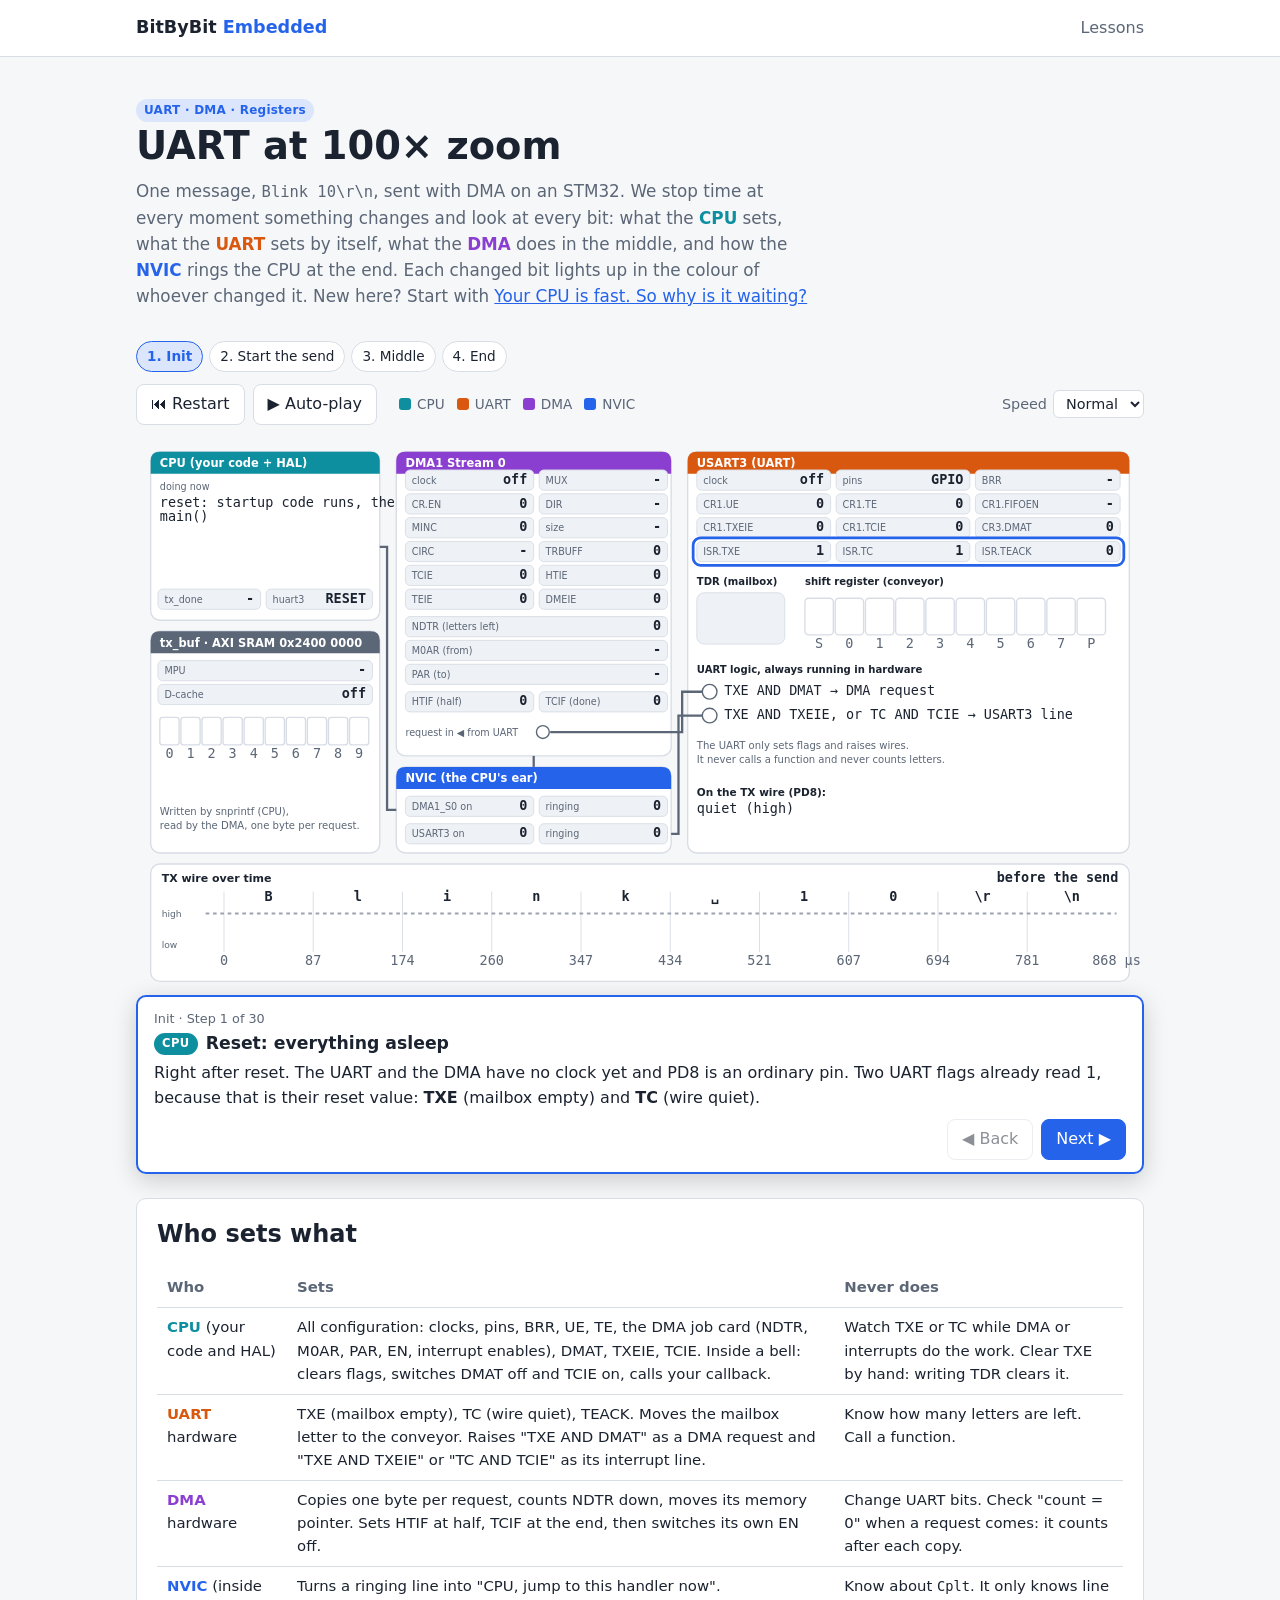
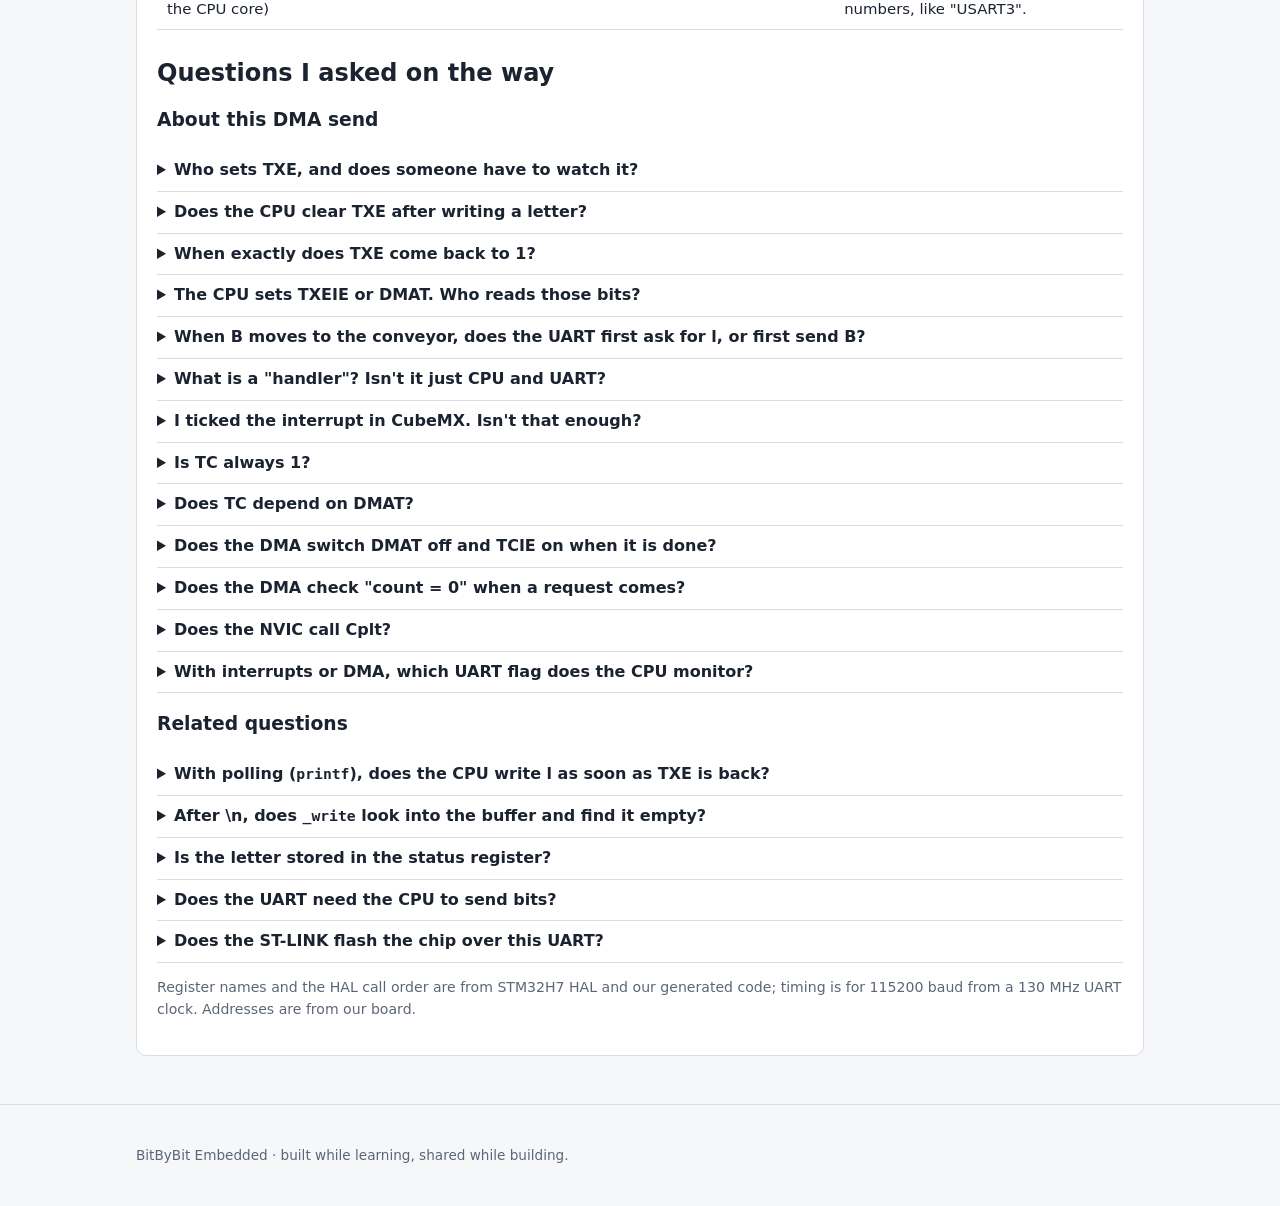
<file: lessons/uart-zoom/index.html>
<!doctype html>
<html lang="en">
<head>
  <meta charset="utf-8">
  <meta name="viewport" content="width=device-width, initial-scale=1">
  <title>UART at 100× Zoom</title>
  <meta name="description" content="One DMA send of Blink 10 over a UART, bit by bit: every register bit the CPU, the UART, the DMA and the NVIC set, from init to the final callback.">
  <link rel="stylesheet" href="../../assets/site.css">
  <link rel="stylesheet" href="zoom.css">
</head>
<body>
  <header class="topbar">
    <div class="wrap">
      <a class="brand" href="../../index.html">BitByBit<span> Embedded</span></a>
      <nav><a href="../../index.html#lessons">Lessons</a></nav>
    </div>
  </header>

  <main class="wrap">
    <section class="hero">
      <span class="tag">UART · DMA · Registers</span>
      <h1>UART at 100× zoom</h1>
      <p>One message, <code>Blink 10\r\n</code>, sent with DMA on an STM32. We stop time at every
        moment something changes and look at every bit: what the <b class="c-cpu">CPU</b> sets, what the
        <b class="c-uart">UART</b> sets by itself, what the <b class="c-dma">DMA</b> does in the middle, and how
        the <b class="c-nvic">NVIC</b> rings the CPU at the end. Each changed bit lights up in the colour of whoever changed it.
        New here? Start with <a href="../cpu-waiting/index.html">Your CPU is fast. So why is it waiting?</a></p>
    </section>

    <nav class="chapters" id="chapters" aria-label="Phases"></nav>

    <div class="toolbar">
      <button id="btn-restart">⏮ Restart</button>
      <button id="btn-play">▶ Auto-play</button>
      <span class="legend"><i class="k-cpu"></i>CPU <i class="k-uart"></i>UART <i class="k-dma"></i>DMA <i class="k-nvic"></i>NVIC</span>
      <label class="speed">Speed
        <select id="speed">
          <option value="slow">Slow</option>
          <option value="normal" selected>Normal</option>
          <option value="fast">Fast</option>
        </select>
      </label>
    </div>

    <div class="figure scroll-x"><div id="scene"></div></div>
    <div id="popup" class="popup" aria-live="polite"></div>

    <section class="card summary">
      <h2>Who sets what</h2>
      <div class="table-scroll"><table>
        <thead><tr><th>Who</th><th>Sets</th><th>Never does</th></tr></thead>
        <tbody>
          <tr><td><b class="c-cpu">CPU</b> (your code and HAL)</td>
            <td>All configuration: clocks, pins, BRR, UE, TE, the DMA job card (NDTR, M0AR, PAR, EN, interrupt enables), DMAT, TXEIE, TCIE. Inside a bell: clears flags, switches DMAT off and TCIE on, calls your callback.</td>
            <td>Watch TXE or TC while DMA or interrupts do the work. Clear TXE by hand: writing TDR clears it.</td></tr>
          <tr><td><b class="c-uart">UART</b> hardware</td>
            <td>TXE (mailbox empty), TC (wire quiet), TEACK. Moves the mailbox letter to the conveyor. Raises "TXE AND DMAT" as a DMA request and "TXE AND TXEIE" or "TC AND TCIE" as its interrupt line.</td>
            <td>Know how many letters are left. Call a function.</td></tr>
          <tr><td><b class="c-dma">DMA</b> hardware</td>
            <td>Copies one byte per request, counts NDTR down, moves its memory pointer. Sets HTIF at half, TCIF at the end, then switches its own EN off.</td>
            <td>Change UART bits. Check "count = 0" when a request comes: it counts after each copy.</td></tr>
          <tr><td><b class="c-nvic">NVIC</b> (inside the CPU core)</td>
            <td>Turns a ringing line into "CPU, jump to this handler now".</td>
            <td>Know about <code>Cplt</code>. It only knows line numbers, like "USART3".</td></tr>
        </tbody>
      </table></div>

      <h2 style="margin-top:28px">Questions I asked on the way</h2>
      <h3>About this DMA send</h3>
      <div class="faq">
        <details><summary>Who sets TXE, and does someone have to watch it?</summary>
          <p>The UART hardware sets TXE whenever its mailbox (TDR) is empty. It is a flag, not a message: it stays 1 until something writes into TDR. Nobody has to stand next to it. It is like the flag on a mailbox.</p></details>
        <details><summary>Does the CPU clear TXE after writing a letter?</summary>
          <p>No. Writing into TDR clears TXE automatically, in hardware.</p></details>
        <details><summary>When exactly does TXE come back to 1?</summary>
          <p>When the waiting letter moves from the mailbox onto the conveyor (shift register), which is the moment its start bit begins. Not when its stop bit ends. That is why the UART always stays one letter ahead: while B is on the wire, l already waits in the mailbox.</p></details>
        <details><summary>The CPU sets TXEIE or DMAT. Who reads those bits?</summary>
          <p>The UART. Its own logic checks "TXE AND TXEIE" (then it raises its interrupt line to the NVIC) and "TXE AND DMAT" (then it raises a request wire to the DMA). The CPU only writes those bits.</p></details>
        <details><summary>When B moves to the conveyor, does the UART first ask for l, or first send B?</summary>
          <p>Both at the same time. The transmitter (shifting bits out) and the request logic are separate pieces of hardware working in parallel. l arrives a few clock cycles after B's start bit begins, then waits 87 µs.</p></details>
        <details><summary>What is a "handler"? Isn't it just CPU and UART?</summary>
          <p>A handler is only a function, like <code>USART3_IRQHandler</code>. When a line rings, the NVIC (part of the CPU core, its "ear") makes the CPU jump to that function. The CPU runs it and goes back to what it was doing.</p></details>
        <details><summary>I ticked the interrupt in CubeMX. Isn't that enough?</summary>
          <p>An interrupt needs two switches: the NVIC line enabled (done once at init, from your CubeMX tick) and the source enabled in the UART (TXEIE or TCIE, set by HAL for each send). One without the other rings nothing.</p></details>
        <details><summary>Is TC always 1?</summary>
          <p>TC is 1 whenever the wire is quiet: after reset, between messages, after the last stop bit. Writing a letter into TDR (or software writing TCCF) clears it. During a message it stays 0, because a next letter is always already waiting. That is why HAL switches TCIE on only at the very end.</p></details>
        <details><summary>Does TC depend on DMAT?</summary>
          <p>No. The UART sets TC whenever the last stop bit has left and nothing waits in the mailbox, with or without DMA.</p></details>
        <details><summary>Does the DMA switch DMAT off and TCIE on when it is done?</summary>
          <p>No, the DMA cannot touch UART bits. It rings the CPU (transfer complete); inside that bell, HAL's <code>UART_DMATransmitCplt</code> on the CPU switches DMAT off and TCIE on.</p></details>
        <details><summary>Does the DMA check "count = 0" when a request comes?</summary>
          <p>No. It counts NDTR down after every copy. When NDTR reaches 0 the job is finished: it sets TCIF, rings, and switches its stream off. That happens when \n is copied, while \r is still on the wire.</p></details>
        <details><summary>Does the NVIC call Cplt?</summary>
          <p>The NVIC only knows "the USART3 line is ringing". The chain is UART (TC AND TCIE) → NVIC → <code>USART3_IRQHandler</code> → <code>HAL_UART_IRQHandler</code> → <code>HAL_UART_TxCpltCallback</code> → your <code>tx_done = 1</code>.</p></details>
        <details><summary>With interrupts or DMA, which UART flag does the CPU monitor?</summary>
          <p>None. Hardware does the watching. Our loop only watches <code>tx_done</code>, our own variable in RAM, and only so we can measure. A real program would do other work.</p></details>
      </div>
      <h3>Related questions</h3>
      <div class="faq">
        <details><summary>With polling (<code>printf</code>), does the CPU write l as soon as TXE is back?</summary>
          <p>Not with our <code>__io_putchar</code>: it sends one letter per call and HAL waits for TC before returning. So the wire goes quiet for a moment between letters. Sending the whole buffer in one call would only wait for TXE between letters, and for TC once at the end.</p></details>
        <details><summary>After \n, does <code>_write</code> look into the buffer and find it empty?</summary>
          <p>No. <code>printf</code> calls <code>_write(file, ptr, len = 10)</code>; its loop counts to 10, then returns. The C library collects text until <code>\n</code> (line buffering) and then calls <code>_write</code> once with the whole line.</p></details>
        <details><summary>Is the letter stored in the status register?</summary>
          <p>No. The status register (ISR) only holds flags like TXE and TC. The letter goes into TDR.</p></details>
        <details><summary>Does the UART need the CPU to send bits?</summary>
          <p>It needs a clock, not the CPU: 130 MHz ÷ 1128 = one bit every 8.68 µs. The CPU could even sleep meanwhile.</p></details>
        <details><summary>Does the ST-LINK flash the chip over this UART?</summary>
          <p>No. Flashing uses separate SWD wires (SWDIO, SWCLK). The UART only carries your text to the ST-LINK, which passes it to the laptop as a serial port.</p></details>
      </div>
      <p class="fineprint">Register names and the HAL call order are from STM32H7 HAL and our generated code; timing is for 115200 baud from a 130 MHz UART clock. Addresses are from our board.</p>
    </section>
  </main>

  <footer class="footer"><div class="wrap">BitByBit Embedded · built while learning, shared while building.</div></footer>

  <script src="zoom.js"></script>
</body>
</html>
</file>
<file: assets/site.css>
/* BitByBit Embedded - shared styles. Colors are tokens so light and dark themes stay in sync. */
:root {
  --bg: #f6f7f9;
  --surface: #ffffff;
  --surface-2: #eef1f5;
  --text: #1b2330;
  --muted: #5b6676;
  --border: #d8dde5;
  --accent: #2563eb;
  --accent-soft: #dbe6fd;
  --ok: #15803d;
  --ok-soft: #dcf3e3;
  --warn: #b45309;
  --warn-soft: #fdf0d8;
  --bad: #c0262d;
  --bad-soft: #fbe0e1;

  /* One color per signal, used everywhere the signal appears */
  --sig-sck: #2563eb;
  --sig-mosi: #d9580f;
  --sig-miso: #128a4a;
  --sig-cs: #8b3fd1;
  --sig-z: #9aa3b0;

  --radius: 10px;
  --mono: ui-monospace, "SF Mono", "Cascadia Code", "DejaVu Sans Mono", Menlo, Consolas, monospace;
  --sans: system-ui, -apple-system, "Segoe UI", Roboto, Ubuntu, "Helvetica Neue", Arial, sans-serif;
}

@media (prefers-color-scheme: dark) {
  :root:not([data-theme="light"]) {
    --bg: #0f141b;
    --surface: #171d26;
    --surface-2: #1f2732;
    --text: #e4e9f0;
    --muted: #9aa5b4;
    --border: #2c3542;
    --accent: #6ea0ff;
    --accent-soft: #1d2c4a;
    --ok: #4ade80;
    --ok-soft: #133222;
    --warn: #fbbf24;
    --warn-soft: #3a2c0c;
    --bad: #f87171;
    --bad-soft: #3d1618;
    --sig-sck: #6ea0ff;
    --sig-mosi: #fb923c;
    --sig-miso: #4ade80;
    --sig-cs: #c084fc;
    --sig-z: #6b7685;
  }
}
:root[data-theme="dark"] {
  --bg: #0f141b;
  --surface: #171d26;
  --surface-2: #1f2732;
  --text: #e4e9f0;
  --muted: #9aa5b4;
  --border: #2c3542;
  --accent: #6ea0ff;
  --accent-soft: #1d2c4a;
  --ok: #4ade80;
  --ok-soft: #133222;
  --warn: #fbbf24;
  --warn-soft: #3a2c0c;
  --bad: #f87171;
  --bad-soft: #3d1618;
  --sig-sck: #6ea0ff;
  --sig-mosi: #fb923c;
  --sig-miso: #4ade80;
  --sig-cs: #c084fc;
  --sig-z: #6b7685;
}

* { box-sizing: border-box; }
html { -webkit-text-size-adjust: 100%; }
body {
  margin: 0;
  background: var(--bg);
  color: var(--text);
  font: 16px/1.55 var(--sans);
}
a { color: var(--accent); }
code, .mono { font-family: var(--mono); font-size: 0.92em; }
h1, h2, h3 { line-height: 1.25; }

.wrap { max-width: 1040px; margin: 0 auto; padding: 0 16px; }

/* Top bar */
.topbar { background: var(--surface); border-bottom: 1px solid var(--border); }
.topbar .wrap { display: flex; align-items: center; gap: 16px; height: 56px; }
.brand { font-weight: 700; font-size: 1.1rem; color: var(--text); text-decoration: none; }
.brand span { color: var(--accent); }
.topbar nav { margin-left: auto; display: flex; gap: 16px; }
.topbar nav a { color: var(--muted); text-decoration: none; }
.topbar nav a:hover { color: var(--text); }

.hero { padding: 40px 0 16px; }
.hero h1 { font-size: clamp(1.7rem, 4vw, 2.4rem); margin: 0 0 8px; }
.hero p { color: var(--muted); max-width: 680px; margin: 0; font-size: 1.05rem; }

.footer { color: var(--muted); font-size: 0.85rem; padding: 40px 0; border-top: 1px solid var(--border); margin-top: 48px; }

/* Cards */
.card {
  background: var(--surface);
  border: 1px solid var(--border);
  border-radius: var(--radius);
  padding: 20px;
}
.grid { display: grid; gap: 16px; grid-template-columns: repeat(auto-fill, minmax(260px, 1fr)); }

.lesson-card { display: block; text-decoration: none; color: var(--text); transition: border-color .15s, transform .15s; }
.lesson-card:hover { border-color: var(--accent); transform: translateY(-2px); }
.lesson-card h3 { margin: 8px 0 6px; }
.lesson-card p { color: var(--muted); margin: 0; font-size: .95rem; }
.lesson-card.soon { opacity: .55; pointer-events: none; }

.tag { display: inline-block; font-size: .75rem; font-weight: 600; letter-spacing: .02em; padding: 2px 8px; border-radius: 99px; background: var(--accent-soft); color: var(--accent); }
.tag.grey { background: var(--surface-2); color: var(--muted); }

/* Status boxes */
.note { border-radius: 8px; padding: 10px 14px; margin: 12px 0; font-size: .95rem; border: 1px solid transparent; }
.note.ok { background: var(--ok-soft); color: var(--text); border-color: var(--ok); }
.note.warn { background: var(--warn-soft); color: var(--text); border-color: var(--warn); }
.note.bad { background: var(--bad-soft); color: var(--text); border-color: var(--bad); }
.note.info { background: var(--surface-2); color: var(--text); border-color: var(--border); }
.note strong:first-child { margin-right: 4px; }

/* Buttons */
button, .btn {
  font: inherit;
  cursor: pointer;
  border: 1px solid var(--border);
  background: var(--surface);
  color: var(--text);
  border-radius: 8px;
  padding: 7px 14px;
}
button:hover { border-color: var(--accent); }
button.primary { background: var(--accent); border-color: var(--accent); color: #fff; }
button:disabled { opacity: .5; cursor: default; }
button:focus-visible, select:focus-visible, input:focus-visible { outline: 2px solid var(--accent); outline-offset: 2px; }

select, input[type="number"] {
  font: inherit;
  background: var(--surface);
  color: var(--text);
  border: 1px solid var(--border);
  border-radius: 6px;
  padding: 4px 8px;
}

table { border-collapse: collapse; width: 100%; font-size: .93rem; }
th, td { text-align: left; padding: 8px 10px; border-bottom: 1px solid var(--border); vertical-align: top; }
th { color: var(--muted); font-weight: 600; }
.table-scroll { overflow-x: auto; }
</file>
<file: lessons/cpu-waiting/waiting.css>
/* "Your CPU is fast. So why is it waiting?" lesson */
:root {
  --robot-cpu: #0e8fa0;
  --robot-uart: var(--sig-mosi);
  --robot-dma: var(--sig-cs);
  --term-bg: #0b0f14;
  --term-fg: #c9f7c1;
}

/* Chapter buttons */
.chapters { display: flex; flex-wrap: wrap; gap: 6px; margin: 16px 0 4px; }
.chapters button { font-size: .85rem; padding: 4px 10px; border-radius: 99px; }
.chapters button.on { background: var(--accent-soft); border-color: var(--accent); color: var(--accent); font-weight: 600; }

.toolbar { display: flex; flex-wrap: wrap; gap: 8px; align-items: center; margin: 12px 0; scroll-margin-top: 8px; }
.toolbar .speed { margin-left: auto; font-size: .9rem; color: var(--muted); display: flex; gap: 6px; align-items: center; }

.figure { margin: 8px 0; }
.scroll-x { overflow-x: auto; }
#scene svg { display: block; width: 100%; min-width: 760px; height: auto; max-height: calc(100vh - 260px); }

/* Scene basics */
svg text { fill: var(--text); font-family: var(--sans); }
svg .muted { fill: var(--muted); }
svg .mono { font-family: var(--mono); }
svg .zone { fill: var(--surface); stroke: var(--border); stroke-width: 1.5; }
svg .panel { fill: var(--surface-2); stroke: var(--border); }
svg .codeline { fill: var(--accent-soft); }
svg .cell { fill: var(--surface); stroke: var(--border); stroke-width: 1.5; }
svg .cell.next { stroke: var(--accent); stroke-width: 3; }
svg .cell.sent { fill: var(--surface-2); }
svg .cell.full { stroke: var(--robot-uart); stroke-width: 2.5; }
svg .cell.cur { fill: var(--warn-soft); stroke: var(--warn); stroke-width: 2.5; }
svg .lamp-on { fill: var(--ok); }
svg .lamp-off { fill: var(--surface); stroke: var(--muted); stroke-width: 1.5; }
svg .pill { fill: var(--surface); stroke: var(--border); }
svg .pill.on { fill: var(--accent-soft); stroke: var(--accent); stroke-width: 2; }
svg .wire { stroke: var(--robot-uart); stroke-width: 3; fill: none; }
svg .wave { stroke: var(--robot-uart); stroke-width: 2.5; fill: none; }
svg .wave-idle { stroke: var(--sig-z); stroke-width: 2; fill: none; stroke-dasharray: 4 4; }
svg .term { fill: var(--term-bg); stroke: var(--border); }
svg text.termtext { fill: var(--term-fg); font-family: var(--mono); }
svg text.termdim { fill: #6f8a6b; font-family: var(--mono); }
svg .bubble { fill: var(--surface); stroke: var(--text); stroke-width: 1.2; }
svg .card-bg { fill: var(--surface); stroke: var(--robot-dma); stroke-width: 2; }
svg .focus { fill: none; stroke: var(--accent); stroke-width: 3; animation: pulse 1.2s ease-in-out infinite; }
@keyframes pulse { 50% { opacity: .25; } }

/* Memory map */
svg .cupboard { fill: var(--surface-2); stroke: var(--muted); stroke-width: 2; }
svg .shelf { fill: var(--surface); stroke: var(--border); stroke-width: 1.5; }
svg .shelf.hot { stroke: var(--accent); stroke-width: 2.5; }
svg .gap { stroke: var(--muted); stroke-dasharray: 3 5; }
svg .road { stroke: var(--muted); stroke-width: 2.5; fill: none; }
svg .road-tcm { stroke: var(--robot-cpu); stroke-width: 4; fill: none; }
svg .road-dma { stroke: var(--robot-dma); stroke-width: 2.5; fill: none; }
svg .road-bad { stroke: var(--bad); stroke-width: 3; fill: none; stroke-dasharray: 7 5; }
svg .xmark { stroke: var(--bad); stroke-width: 5; }
svg .matrix { fill: var(--surface); stroke: var(--text); stroke-width: 1.5; }
svg .token { fill: var(--warn-soft); stroke: var(--warn); stroke-width: 2; }

/* Cache */
svg .tray { fill: var(--warn-soft); stroke: var(--warn); stroke-width: 2; }
svg .tray.off { fill: var(--surface-2); stroke: var(--border); stroke-dasharray: 5 4; }
svg .mpu { fill: var(--bad-soft); stroke: var(--bad); stroke-width: 2; }
svg .bus { stroke: var(--muted); stroke-width: 6; fill: none; opacity: .5; }
svg .bigval { font-size: 30px; font-weight: 800; font-family: var(--mono); }
svg .badtxt { fill: var(--bad); }
svg .oktxt { fill: var(--ok); }

/* Board view */
svg .pcb { fill: var(--ok-soft); stroke: var(--ok); stroke-width: 2; }
svg .chip { fill: var(--surface); stroke: var(--text); stroke-width: 2; }
svg .uartbox { fill: var(--warn-soft); stroke: var(--robot-uart); stroke-width: 2.5; }
svg .usb { fill: var(--surface-2); stroke: var(--text); stroke-width: 1.5; }
svg .cable { stroke: var(--muted); stroke-width: 6; fill: none; stroke-linecap: round; }
svg .laptop { fill: var(--surface-2); stroke: var(--text); stroke-width: 2; }
svg .wire-rx { stroke: var(--muted); stroke-width: 2; fill: none; stroke-dasharray: 5 4; }

/* Pop-up banners: problem, idea, it works */
svg .ban-wrap { filter: drop-shadow(0 4px 10px rgba(0, 0, 0, .25)); }
svg .ban { stroke-width: 2.5; }
svg .ban-problem { fill: var(--bad-soft); stroke: var(--bad); }
svg .ban-idea { fill: var(--warn-soft); stroke: var(--warn); }
svg .ban-win { fill: var(--ok-soft); stroke: var(--ok); }
svg .ban-label { fill: var(--muted); letter-spacing: .08em; }

/* Robots */
svg .r-cpu { fill: var(--robot-cpu); stroke: var(--robot-cpu); }
svg .r-uart { fill: var(--robot-uart); stroke: var(--robot-uart); }
svg .r-dma { fill: var(--robot-dma); stroke: var(--robot-dma); }
svg .r-dev { fill: var(--sig-miso); stroke: var(--sig-miso); }
svg .tw { fill: #fff; }

/* Step popup */
.popup {
  background: var(--surface); border: 2px solid var(--accent); border-radius: 10px;
  box-shadow: 0 6px 24px rgba(0, 0, 0, .18); padding: 12px 16px; margin: 8px 0 24px;
}
.popup.problem { border-color: var(--bad); background: var(--bad-soft); }
.popup.idea { border-color: var(--warn); background: var(--warn-soft); }
.popup.win { border-color: var(--ok); background: var(--ok-soft); }
.popup .more { margin-top: 10px; border-top: 1px dashed var(--border); padding-top: 8px; font-size: .93rem; }
.popup .more summary { cursor: pointer; color: var(--accent); font-weight: 600; }
.popup .more div { margin-top: 6px; color: var(--text); }
.popup .stepno { font-size: .8rem; color: var(--muted); }
.popup .title { font-weight: 700; font-size: 1.08rem; margin: 2px 0 4px; }
.popup .nav { display: flex; gap: 8px; justify-content: flex-end; margin-top: 8px; }
button.primary { color: #fff; }

/* Summary */
.summary { margin-top: 16px; }
.summary h2 { margin-top: 0; }
.summary h3 { margin: 22px 0 6px; font-size: 1.02rem; }
.fineprint { color: var(--muted); font-size: .88rem; margin-bottom: 0; }
.ok-txt { color: var(--ok); font-weight: 600; }
.bad-txt { color: var(--bad); font-weight: 600; }
.bars { display: grid; gap: 6px; max-width: 560px; }
.bar-row { display: grid; grid-template-columns: 90px 1fr 52px; gap: 10px; align-items: center; font-size: .92rem; }
.bar { height: 14px; background: var(--surface-2); border-radius: 7px; overflow: hidden; }
.bar i { display: block; height: 100%; background: var(--muted); border-radius: 7px; }
.bar i.good { background: var(--ok); }
.bar-row b { font-family: var(--mono); text-align: right; }

/* Video mode (?video): only the story, ready for screen recording */
body.video .topbar, body.video .hero, body.video .summary, body.video .footer, body.video .chapters { display: none; }
body.video .wrap { max-width: 1560px; }
body.video .toolbar { margin: 6px 0; }
body.video #scene svg { max-height: calc(100vh - 280px); }
body.video .popup { margin: 6px 0; font-size: 1.05rem; }

@media (prefers-reduced-motion: reduce) { svg .focus { animation: none; } }
@media (max-width: 600px) { .toolbar .speed { margin-left: 0; } .bar-row { grid-template-columns: 74px 1fr 48px; } }
</file>
<file: lessons/memory-robots/memory.css>
/* Memory robots lesson */
:root {
  --robot-compiler: var(--sig-sck);
  --robot-linker: var(--sig-cs);
  --robot-flasher: var(--sig-mosi);
  --robot-startup: var(--sig-miso);
  --robot-cpu: #0e8fa0;
}

.toolbar { display: flex; flex-wrap: wrap; gap: 8px; align-items: center; margin: 12px 0; scroll-margin-top: 8px; }
.toolbar .speed { margin-left: auto; font-size: .9rem; color: var(--muted); display: flex; gap: 6px; align-items: center; }

.figure { margin: 8px 0; }
.scroll-x { overflow-x: auto; }
/* Keeps the whole scene and the popup on one screen */
#scene svg { display: block; width: 100%; min-width: 760px; height: auto; max-height: calc(100vh - 250px); }

/* Scene */
svg text { fill: var(--text); font-family: var(--sans); }
svg .muted { fill: var(--muted); }
svg .mono { font-family: var(--mono); }
svg .zone { fill: var(--surface); stroke: var(--border); stroke-width: 1.5; }
svg .sheet { fill: var(--surface-2); stroke: var(--border); }
svg .cupboard { fill: var(--surface-2); stroke: var(--muted); stroke-width: 2; }
svg .slot { fill: var(--surface); stroke: var(--border); }
svg .codeline { fill: var(--accent-soft); }
svg .box { stroke-width: 2; fill: var(--surface); }
svg .box.text { stroke: var(--robot-compiler); }
svg .box.rodata { stroke: var(--robot-linker); }
svg .box.data { stroke: var(--robot-flasher); }
svg .box.bss { stroke: var(--robot-startup); }
svg .box.stack { stroke: var(--robot-cpu); }
svg .box.junk { stroke: var(--sig-z); stroke-dasharray: 4 3; }
svg .tagline { fill: var(--muted); font-size: 10.5px; font-family: var(--mono); }
svg .token { stroke: none; fill: var(--accent); }
svg .tw { fill: #fff; }
svg .power-on { fill: var(--ok); }
svg .power-off { fill: var(--sig-z); }
svg .power-prog { fill: var(--warn); }
svg .focus { fill: none; stroke: var(--accent); stroke-width: 3; animation: pulse 1.2s ease-in-out infinite; }
@keyframes pulse { 50% { opacity: .25; } }

/* Robots */
svg .r-compiler { fill: var(--robot-compiler); stroke: var(--robot-compiler); }
svg .r-linker { fill: var(--robot-linker); stroke: var(--robot-linker); }
svg .r-flasher { fill: var(--robot-flasher); stroke: var(--robot-flasher); }
svg .r-startup { fill: var(--robot-startup); stroke: var(--robot-startup); }
svg .r-cpu { fill: var(--robot-cpu); stroke: var(--robot-cpu); }

/* Step popup */
.popup {
  background: var(--surface); border: 2px solid var(--accent); border-radius: 10px;
  box-shadow: 0 6px 24px rgba(0, 0, 0, .18); padding: 12px 16px; margin: 8px 0 24px;
}
.popup .stepno { font-size: .8rem; color: var(--muted); }
.popup .title { font-weight: 700; font-size: 1.08rem; margin: 2px 0 4px; }
.popup .nav { display: flex; gap: 8px; justify-content: flex-end; margin-top: 8px; }
button.primary { color: #fff; }
button:disabled { opacity: .5; }

.summary { margin-top: 16px; }
.summary h2 { margin-top: 0; }
.fineprint { color: var(--muted); font-size: .88rem; margin-bottom: 0; }

@media (prefers-reduced-motion: reduce) { svg .focus { animation: none; } }
@media (max-width: 600px) { .toolbar .speed { margin-left: 0; } }
</file>
<file: lessons/spi-sensor/lesson.css>
/* SPI sensor lesson */
.stepper {
  position: sticky; top: 0; z-index: 5;
  display: flex; gap: 6px; flex-wrap: wrap;
  background: var(--bg); padding: 10px 0; margin: 16px 0 8px;
  border-bottom: 1px solid var(--border);
}
.stepper a {
  display: flex; align-items: center; gap: 8px;
  text-decoration: none; color: var(--muted);
  padding: 6px 12px; border-radius: 99px; border: 1px solid var(--border); background: var(--surface);
  font-size: .92rem;
}
.stepper a.done { color: var(--text); border-color: var(--ok); }
.stepper a.locked { opacity: .45; pointer-events: none; }
.num {
  display: inline-grid; place-items: center;
  width: 24px; height: 24px; border-radius: 50%;
  background: var(--accent); color: #fff; font-size: .8rem; font-weight: 700;
  margin-right: 8px; flex: none;
}
.stepper .num { margin-right: 0; width: 20px; height: 20px; font-size: .72rem; }

.step { padding: 24px 0 8px; scroll-margin-top: 64px; }
.step h2 { display: flex; align-items: center; margin: 0 0 4px; }
.step .lead { color: var(--muted); margin: 0 0 16px; }
.step.locked { opacity: .35; pointer-events: none; filter: grayscale(1); }
.step.locked .part { display: none; }

.choice-grid { display: grid; gap: 12px; grid-template-columns: repeat(auto-fill, minmax(240px, 1fr)); }
.choice {
  text-align: left; padding: 16px; border-radius: var(--radius);
  border: 2px solid var(--border); background: var(--surface);
  display: flex; flex-direction: column; gap: 4px;
}
.choice:hover:not(:disabled) { border-color: var(--accent); }
.choice.selected { border-color: var(--accent); background: var(--accent-soft); }
.choice .title { font-weight: 700; font-size: 1.05rem; }
.choice .meta { color: var(--muted); font-size: .88rem; }
.choice .facts { font-size: .85rem; margin-top: 6px; display: flex; flex-wrap: wrap; gap: 4px; }
.choice .facts span { background: var(--surface-2); border-radius: 4px; padding: 1px 6px; }

.part { margin: 16px 0; scroll-margin-top: 64px; }
.part h3 { margin: 0 0 8px; font-size: 1.2rem; }
.part h3 .sub { color: var(--accent); margin-right: 8px; font-family: var(--mono); font-size: .95rem; }

.figure { margin: 12px 0; }
.figure svg { display: block; width: 100%; height: auto; }
.scroll-x { overflow-x: auto; }
.scroll-x svg { min-width: 720px; }

/* SVG text and lines follow the theme */
svg text { fill: var(--text); font-family: var(--sans); }
svg .muted { fill: var(--muted); }
svg .mono { font-family: var(--mono); }
svg .box { fill: var(--surface-2); stroke: var(--border); stroke-width: 1.5; }
svg .grid-line { stroke: var(--border); stroke-width: 1; }
svg .sig-sck { stroke: var(--sig-sck); }
svg .sig-mosi { stroke: var(--sig-mosi); }
svg .sig-miso { stroke: var(--sig-miso); }
svg .sig-cs { stroke: var(--sig-cs); }
svg .sig-z { stroke: var(--sig-z); stroke-dasharray: 4 4; }
svg .fill-sck { fill: var(--sig-sck); }
svg .fill-mosi { fill: var(--sig-mosi); }
svg .fill-miso { fill: var(--sig-miso); }
svg .fill-cs { fill: var(--sig-cs); }
svg .fill-bad { fill: var(--bad); }
svg .stroke-bad { stroke: var(--bad); }
svg .cursor { stroke: var(--text); stroke-width: 2; opacity: .8; }
svg .sample { stroke: var(--muted); stroke-dasharray: 2 3; opacity: .6; }

/* Moving dashes show the direction a signal travels */
.flow { stroke-dasharray: 10 8; animation: flow 0.9s linear infinite; }
.flow.rev { animation-direction: reverse; }
@keyframes flow { to { stroke-dashoffset: -18; } }
@media (prefers-reduced-motion: reduce) { .flow { animation: none; } }

/* Clock chain */
.chain { display: flex; flex-wrap: wrap; align-items: stretch; gap: 6px; margin: 16px 0; }
.chain .node {
  flex: 1 1 110px; min-width: 110px;
  border: 1px solid var(--border); border-radius: 8px; background: var(--surface-2);
  padding: 8px 10px; position: relative;
}
.chain .node .k { color: var(--muted); font-size: .78rem; text-transform: uppercase; letter-spacing: .04em; }
.chain .node .v { font-family: var(--mono); font-weight: 700; font-size: 1rem; }
.chain .node .d { font-size: .8rem; color: var(--muted); }
.chain .node.bad { border-color: var(--bad); background: var(--bad-soft); }
.chain .node.out { border-color: var(--sig-sck); border-width: 2px; }
.chain .arrow { align-self: center; color: var(--muted); font-size: 1.2rem; }
.chain .node.pulse { animation: pulse .5s ease-out; }
@keyframes pulse { from { box-shadow: 0 0 0 3px var(--accent); } to { box-shadow: 0 0 0 0 transparent; } }

.controls { display: grid; gap: 14px; grid-template-columns: repeat(auto-fit, minmax(220px, 1fr)); margin: 8px 0 12px; }
.ctl { background: var(--surface-2); border-radius: 8px; padding: 10px 12px; }
.ctl > .label { font-weight: 600; font-size: .9rem; margin-bottom: 6px; display: block; }
.ctl .hint { font-size: .8rem; color: var(--muted); margin-top: 4px; }
.ctl label { display: block; font-size: .9rem; }
.ctl label.disabled { color: var(--muted); }
.ctl input[type="range"] { width: 100%; }
.ctl .row { display: flex; align-items: center; gap: 8px; margin: 3px 0; font-size: .9rem; }
.ctl .row input[type="number"] { width: 80px; }

.meter { margin: 8px 0; }
.meter .bar { position: relative; height: 18px; border-radius: 9px; background: var(--surface-2); overflow: hidden; }
.meter .fill { position: absolute; left: 0; top: 0; bottom: 0; border-radius: 9px; transition: width .3s, background .3s; }
.meter .limit { position: absolute; top: -4px; bottom: -4px; width: 2px; background: var(--text); }
.meter .scale { display: flex; justify-content: space-between; font-size: .8rem; color: var(--muted); margin-top: 4px; }

/* Mode buttons */
.mode-grid { display: grid; gap: 10px; grid-template-columns: repeat(auto-fill, minmax(200px, 1fr)); margin: 12px 0; }
.mode-btn { text-align: left; padding: 10px 12px; border: 2px solid var(--border); border-radius: var(--radius); }
.mode-btn.selected { border-color: var(--accent); background: var(--accent-soft); }
.mode-btn .t { font-weight: 700; }
.mode-btn .s { font-size: .82rem; color: var(--muted); }
.mode-btn svg { width: 100%; height: auto; margin: 6px 0; }
.badge { display: inline-block; font-size: .75rem; font-weight: 600; border-radius: 99px; padding: 1px 8px; }
.badge.ok { background: var(--ok-soft); color: var(--ok); }
.badge.warn { background: var(--warn-soft); color: var(--warn); }
.badge.bad { background: var(--bad-soft); color: var(--bad); }

/* Transfer */
.toolbar { display: flex; flex-wrap: wrap; gap: 8px; align-items: center; margin: 12px 0; }
.toolbar .speed { margin-left: auto; font-size: .9rem; color: var(--muted); display: flex; gap: 6px; align-items: center; }

.strips { display: grid; gap: 10px; margin: 8px 0; }
.strip .name { font-size: .85rem; font-weight: 600; margin-bottom: 4px; }
.strip .cells { display: grid; grid-template-columns: repeat(16, minmax(0, 1fr)); gap: 3px; }
.strip .cell {
  border: 1px solid var(--border); border-radius: 4px; text-align: center;
  font-family: var(--mono); font-size: .85rem; padding: 3px 0; background: var(--surface-2); color: var(--muted);
  transition: background .2s;
}
.strip .cell.byte-gap { margin-left: 6px; }
.strip.mosi .cell.on { background: var(--sig-mosi); color: #fff; border-color: var(--sig-mosi); }
.strip.miso .cell.on { background: var(--sig-miso); color: #fff; border-color: var(--sig-miso); }
.strip .cell.on.z { background: var(--sig-z); border-color: var(--sig-z); }
.strip .bytes { display: grid; grid-template-columns: 1fr 1fr; font-family: var(--mono); font-size: .85rem; margin-top: 3px; color: var(--muted); }
.strip .bytes span { text-align: center; }

.result-head { display: flex; flex-wrap: wrap; gap: 16px; align-items: baseline; }
.result-head .big { font-family: var(--mono); font-size: 1.6rem; font-weight: 700; }
.history { display: flex; gap: 6px; flex-wrap: wrap; margin-top: 6px; font-size: .85rem; color: var(--muted); align-items: center; }
.history span.v { font-family: var(--mono); background: var(--surface-2); border-radius: 4px; padding: 1px 6px; color: var(--text); }
.result ul { margin: 8px 0 0; padding-left: 20px; }
.result li { margin: 4px 0; }

/* Faults */
.fault-list { display: grid; gap: 8px; }
.fault {
  display: flex; gap: 12px; align-items: flex-start; cursor: pointer;
  border: 1px solid var(--border); border-radius: 8px; padding: 10px 12px; background: var(--surface);
}
.fault:hover { border-color: var(--bad); }
.fault.on { border-color: var(--bad); background: var(--bad-soft); }
.fault input { margin-top: 4px; accent-color: var(--bad); }
.fault .t { font-weight: 600; }
.fault .d { font-size: .88rem; color: var(--muted); }

/* Code */
pre.code {
  background: var(--surface-2); border: 1px solid var(--border); border-radius: 8px;
  padding: 14px; overflow-x: auto; font-size: .82rem; line-height: 1.5; margin: 8px 0 0;
}
pre.code .c { color: var(--muted); }
pre.code .fault-line { background: var(--bad-soft); color: var(--bad); display: inline-block; width: 100%; }

@media (max-width: 600px) {
  .stepper a { font-size: .8rem; padding: 4px 8px; }
  .strip .cell { font-size: .7rem; }
  .toolbar .speed { margin-left: 0; }
}

/* Animated transfer scene */
.caption {
  border-left: 4px solid var(--accent); background: var(--surface-2);
  border-radius: 8px; padding: 12px 16px; margin: 12px 0; min-height: 112px;
}
.caption .stepno { font-size: .8rem; color: var(--muted); }
.caption .title { font-weight: 700; font-size: 1.08rem; margin: 2px 0 4px; }
.caption .bad { color: var(--bad); font-weight: 600; }
.scope-title { margin: 20px 0 0; font-size: 1rem; color: var(--muted); font-weight: 600; }

svg .cell { fill: var(--surface); stroke: var(--border); stroke-width: 1.5; }
svg .cell.on-mosi { fill: var(--sig-mosi); stroke: var(--sig-mosi); }
svg .cell.on-miso { fill: var(--sig-miso); stroke: var(--sig-miso); }
svg .cell.z { fill: var(--sig-z); stroke: var(--sig-z); }
svg .cell.bad { fill: var(--bad); stroke: var(--bad); }
svg .cell.gone { fill: none; stroke-dasharray: 3 3; }
svg .tw { fill: #fff; }
svg .fill-z { fill: var(--sig-z); }
svg .tc-cs { fill: var(--sig-cs); }
svg .tc-sck { fill: var(--sig-sck); }
svg .tc-mosi { fill: var(--sig-mosi); }
svg .tc-miso { fill: var(--sig-miso); }
svg .tc-bad { fill: var(--bad); }

/* Step popups */
.scene-inner { position: relative; min-width: 760px; }
.popup {
  position: absolute; left: 33.5%; top: 53.5%; width: 33%;
  background: var(--surface); border: 2px solid var(--accent); border-radius: 10px;
  box-shadow: 0 6px 24px rgba(0, 0, 0, .18); padding: 10px 12px; font-size: .88rem; line-height: 1.45;
  animation: pop-in .25s ease-out;
}
.popup.inline { position: static; width: auto; margin-top: 8px; font-size: .95rem; padding: 12px 16px; }
.popup .stepno { font-size: .75rem; color: var(--muted); }
.popup .title { font-weight: 700; font-size: 1rem; margin: 2px 0 4px; }
.popup .bad { color: var(--bad); font-weight: 600; }
.popup .nav { display: flex; gap: 8px; justify-content: flex-end; margin-top: 8px; }
.popup .nav button { padding: 4px 12px; }
@keyframes pop-in { from { opacity: 0; transform: translateY(6px); } to { opacity: 1; transform: none; } }
svg .focus-ring { fill: none; stroke: var(--accent); stroke-width: 3; animation: ring 1.2s ease-out infinite; transform-box: fill-box; transform-origin: center; }
@keyframes ring { from { opacity: 1; transform: scale(.6); } to { opacity: 0; transform: scale(1.4); } }
svg .focus-line { stroke: var(--accent); stroke-width: 2; stroke-dasharray: 5 4; }
@media (prefers-reduced-motion: reduce) { svg .focus-ring { animation: none; } .popup { animation: none; } }

/* One clock cycle up close */
svg .an-span { fill: var(--accent); opacity: .14; }
svg .st-ok { stroke: var(--ok); }
svg .st-mosi { stroke: var(--sig-mosi); }
svg .st-cs { stroke: var(--sig-cs); }
svg .tc-ok { fill: var(--ok); }
svg .fill-ok { fill: var(--ok); }
svg .axis { stroke: var(--muted); stroke-width: 1; }
#anatomy-modes button.selected { border-color: var(--accent); background: var(--accent-soft); font-weight: 600; }
</file>
<file: lessons/task-home/task.css>
/* "A task's home in memory" lesson */
:root {
  --c-code: #7fa7d9;
  --c-const: #b9a6e3;
  --c-data: #6cc08b;
  --c-bss: #f2c46d;
  --c-heap: #d6ab6e;
  --c-hdr: #ffe066;
  --c-tcb: #ffffff;
  --c-a5: #e4eaf1;
  --c-sw: #2f62ad;
  --c-hw: #4f86cf;
  --c-call: #9cc3ee;
  --c-msp: #f0a8c9;
  --ink: #231a12;        /* text on light boxes, both themes */
  --tape: #fbf6e9;
}

/* Chapter buttons, toolbar, figure (same as the other story lessons) */
.chapters { display: flex; flex-wrap: wrap; gap: 6px; margin: 16px 0 4px; }
.chapters button { font-size: .85rem; padding: 4px 10px; border-radius: 99px; }
.chapters button.on { background: var(--accent-soft); border-color: var(--accent); color: var(--accent); font-weight: 600; }
.toolbar { display: flex; flex-wrap: wrap; gap: 8px; align-items: center; margin: 12px 0; scroll-margin-top: 8px; }
.toolbar .speed { margin-left: auto; font-size: .9rem; color: var(--muted); display: flex; gap: 6px; align-items: center; }
.figure { margin: 8px 0; }
.scroll-x { overflow-x: auto; }
#scene svg { display: block; width: 100%; min-width: 760px; height: auto; max-height: calc(100vh - 250px); }

/* Scene basics */
svg text { fill: var(--text); font-family: var(--sans); }
svg .muted { fill: var(--muted); }
svg .mn { font-family: var(--mono); }
svg text.ink { fill: var(--ink); }
svg text.inkw { fill: #fff; }
svg text.lbl { paint-order: stroke; stroke: rgba(255, 255, 255, .85); stroke-width: 3px; stroke-linejoin: round; }
svg .panel { fill: var(--surface-2); stroke: var(--border); }
svg .codeline { fill: var(--accent-soft); }
svg .tape { fill: var(--tape); stroke: #cdbb92; }
svg text.tapetxt { fill: #4a3a20; font-family: var(--mono); }
svg .box { stroke: rgba(30, 15, 5, .55); stroke-width: 1; }
svg .hl { stroke: var(--warn); stroke-width: 4; }
svg .focus { fill: none; stroke: var(--accent); stroke-width: 3; animation: pulse 1.2s ease-in-out infinite; }
svg .bad { stroke: var(--bad); }
svg .badfill { fill: var(--bad); }
svg .okfill { fill: var(--ok); }
svg .warnfill { fill: var(--warn); }
svg .arrow { stroke: var(--warn); stroke-width: 3; fill: none; }
svg .arrow-bad { stroke: var(--bad); stroke-width: 3.5; fill: none; }
svg .arrow-ok { stroke: var(--ok); stroke-width: 3.5; fill: none; }
svg .token { fill: var(--warn); }
svg .calc { fill: var(--surface); stroke: var(--border); }
svg .tablehead { fill: var(--surface-2); }
svg .rowline { stroke: var(--border); }
svg .cellbad { fill: var(--bad-soft); stroke: var(--bad); stroke-width: 2; }
svg .card-bg { fill: #fdfbf6; stroke: #8a6d12; stroke-width: 2; }
svg .ban-wrap { filter: drop-shadow(0 4px 10px rgba(0, 0, 0, .25)); }
svg .ban { stroke-width: 2.5; }
svg .ban-problem { fill: var(--bad-soft); stroke: var(--bad); }
svg .ban-idea { fill: var(--warn-soft); stroke: var(--warn); }
svg .ban-win { fill: var(--ok-soft); stroke: var(--ok); }
svg .ban-label { fill: var(--muted); letter-spacing: .08em; }
@keyframes pulse { 50% { opacity: .25; } }

/* Step popup */
.popup {
  background: var(--surface); border: 2px solid var(--accent); border-radius: 10px;
  box-shadow: 0 6px 24px rgba(0, 0, 0, .18); padding: 12px 16px; margin: 8px 0 24px;
}
.popup.problem { border-color: var(--bad); background: var(--bad-soft); }
.popup.idea { border-color: var(--warn); background: var(--warn-soft); }
.popup.win { border-color: var(--ok); background: var(--ok-soft); }
.popup .more { margin-top: 10px; border-top: 1px dashed var(--border); padding-top: 8px; font-size: .93rem; }
.popup .more summary { cursor: pointer; color: var(--accent); font-weight: 600; }
.popup .more div { margin-top: 6px; color: var(--text); }
.popup .q { margin-top: 10px; padding: 8px 12px; border-radius: 8px; background: var(--surface-2); border: 1px solid var(--warn); font-size: .93rem; }
.popup .stepno { font-size: .8rem; color: var(--muted); }
.popup .title { font-weight: 700; font-size: 1.08rem; margin: 2px 0 4px; }
.popup .nav { display: flex; gap: 8px; justify-content: flex-end; margin-top: 8px; }

/* Summary */
.summary { margin-top: 16px; }
.summary h2 { margin-top: 0; }
.summary h3 { margin: 22px 0 6px; font-size: 1.02rem; }
.fineprint { color: var(--muted); font-size: .88rem; margin-bottom: 0; }
.faq details { border-bottom: 1px solid var(--border); padding: 8px 0; }
.faq summary { cursor: pointer; font-weight: 600; }
.faq p { margin: 6px 0 2px; color: var(--text); }

/* Video mode (?video): only the story, ready for screen recording */
body.video .topbar, body.video .hero, body.video .summary, body.video .footer, body.video .chapters { display: none; }
body.video .wrap { max-width: 1560px; }
body.video .toolbar { margin: 6px 0; }
body.video #scene svg { max-height: calc(100vh - 280px); }
body.video .popup { margin: 6px 0; font-size: 1.05rem; }

@media (prefers-reduced-motion: reduce) { svg .focus { animation: none; } }
@media (max-width: 600px) { .toolbar .speed { margin-left: 0; } }
</file>
<file: lessons/uart-zoom/zoom.css>
/* "UART at 100x zoom" lesson */
:root {
  --who-cpu: #0e8fa0;
  --who-uart: var(--sig-mosi);
  --who-dma: var(--sig-cs);
  --who-nvic: var(--sig-sck);
}

.c-cpu { color: var(--who-cpu); } .c-uart { color: var(--who-uart); }
.c-dma { color: var(--who-dma); } .c-nvic { color: var(--who-nvic); }

.chapters { display: flex; flex-wrap: wrap; gap: 6px; margin: 16px 0 4px; }
.chapters button { font-size: .85rem; padding: 4px 10px; border-radius: 99px; }
.chapters button.on { background: var(--accent-soft); border-color: var(--accent); color: var(--accent); font-weight: 600; }

.toolbar { display: flex; flex-wrap: wrap; gap: 8px; align-items: center; margin: 12px 0; scroll-margin-top: 8px; }
.toolbar .speed { margin-left: auto; font-size: .9rem; color: var(--muted); display: flex; gap: 6px; align-items: center; }
.legend { font-size: .85rem; color: var(--muted); display: flex; gap: 6px; align-items: center; margin-left: 8px; }
.legend i { display: inline-block; width: 12px; height: 12px; border-radius: 3px; margin-left: 6px; }
.k-cpu { background: var(--who-cpu); } .k-uart { background: var(--who-uart); }
.k-dma { background: var(--who-dma); } .k-nvic { background: var(--who-nvic); }

.figure { margin: 8px 0; }
.scroll-x { overflow-x: auto; }
#scene svg { display: block; width: 100%; min-width: 760px; height: auto; max-height: calc(100vh - 250px); }

svg text { fill: var(--text); font-family: var(--sans); }
svg .muted { fill: var(--muted); }
svg .mono { font-family: var(--mono); }
svg .blk { fill: var(--surface); stroke: var(--border); stroke-width: 1.5; }
svg .hdr-cpu { fill: var(--who-cpu); } svg .hdr-uart { fill: var(--who-uart); }
svg .hdr-dma { fill: var(--who-dma); } svg .hdr-nvic { fill: var(--who-nvic); }
svg .hdr-mem { fill: var(--muted); }
svg text.hdr { fill: #fff; font-weight: 800; }
svg .fld { fill: var(--surface-2); stroke: var(--border); }
svg .fld.off { opacity: .55; }
svg .chg { stroke-width: 3; animation: flash 1s ease-in-out 2; }
svg .chg.cpu { stroke: var(--who-cpu); fill: color-mix(in srgb, var(--who-cpu) 18%, var(--surface)); }
svg .chg.uart { stroke: var(--who-uart); fill: color-mix(in srgb, var(--who-uart) 18%, var(--surface)); }
svg .chg.dma { stroke: var(--who-dma); fill: color-mix(in srgb, var(--who-dma) 18%, var(--surface)); }
svg .chg.nvic { stroke: var(--who-nvic); fill: color-mix(in srgb, var(--who-nvic) 18%, var(--surface)); }
@keyframes flash { 50% { stroke-opacity: .25; } }
svg .cell { fill: var(--surface); stroke: var(--border); stroke-width: 1.5; }
svg .cell.cur { fill: var(--warn-soft); stroke: var(--warn); stroke-width: 2.5; }
svg .cell.ptr { stroke: var(--who-dma); stroke-width: 3; }
svg .lamp-on { fill: var(--ok); } svg .lamp-off { fill: var(--surface); stroke: var(--muted); stroke-width: 1.5; }
svg .lamp-ring { fill: var(--bad); }
svg .line { stroke: var(--muted); stroke-width: 2.5; fill: none; }
svg .line.on-dma { stroke: var(--who-dma); stroke-width: 4; }
svg .line.on-irq { stroke: var(--bad); stroke-width: 4; }
svg .wave { stroke: var(--who-uart); stroke-width: 2.5; fill: none; }
svg .wave-idle { stroke: var(--sig-z); stroke-width: 2; fill: none; stroke-dasharray: 4 4; }
svg .cursor { stroke: var(--accent); stroke-width: 2; }
svg .mark { stroke: var(--bad); stroke-width: 1.5; stroke-dasharray: 3 3; }
svg .tw { fill: #fff; }
svg .tok-dma { fill: var(--who-dma); } svg .tok-uart { fill: var(--who-uart); }
svg .focus { fill: none; stroke: var(--accent); stroke-width: 3; animation: pulse 1.2s ease-in-out infinite; }
@keyframes pulse { 50% { opacity: .25; } }

.popup { background: var(--surface); border: 2px solid var(--accent); border-radius: 10px; box-shadow: 0 6px 24px rgba(0, 0, 0, .18); padding: 12px 16px; margin: 8px 0 24px; }
.popup .stepno { font-size: .8rem; color: var(--muted); }
.popup .title { font-weight: 700; font-size: 1.08rem; margin: 2px 0 4px; display: flex; gap: 8px; align-items: center; flex-wrap: wrap; }
.popup .who { font-size: .72rem; font-weight: 800; letter-spacing: .04em; color: #fff; padding: 2px 8px; border-radius: 99px; }
.popup .who.cpu { background: var(--who-cpu); } .popup .who.uart { background: var(--who-uart); }
.popup .who.dma { background: var(--who-dma); } .popup .who.nvic { background: var(--who-nvic); }
.popup .q { margin-top: 10px; padding: 8px 12px; border-radius: 8px; background: var(--warn-soft); border: 1px solid var(--warn); font-size: .93rem; }
.popup .nav { display: flex; gap: 8px; justify-content: flex-end; margin-top: 8px; }
button.primary { color: #fff; }

.summary { margin-top: 16px; }
.summary h2 { margin-top: 0; }
.faq details { border-bottom: 1px solid var(--border); padding: 8px 0; }
.faq summary { cursor: pointer; font-weight: 600; }
.faq p { margin: 6px 0 2px; color: var(--text); }
.fineprint { color: var(--muted); font-size: .88rem; }

body.video .topbar, body.video .hero, body.video .summary, body.video .footer, body.video .chapters { display: none; }
body.video .wrap { max-width: 1560px; }
body.video #scene svg { max-height: calc(100vh - 290px); }

@media (prefers-reduced-motion: reduce) { svg .focus, svg .chg { animation: none; } }
@media (max-width: 600px) { .toolbar .speed { margin-left: 0; } }
</file>
